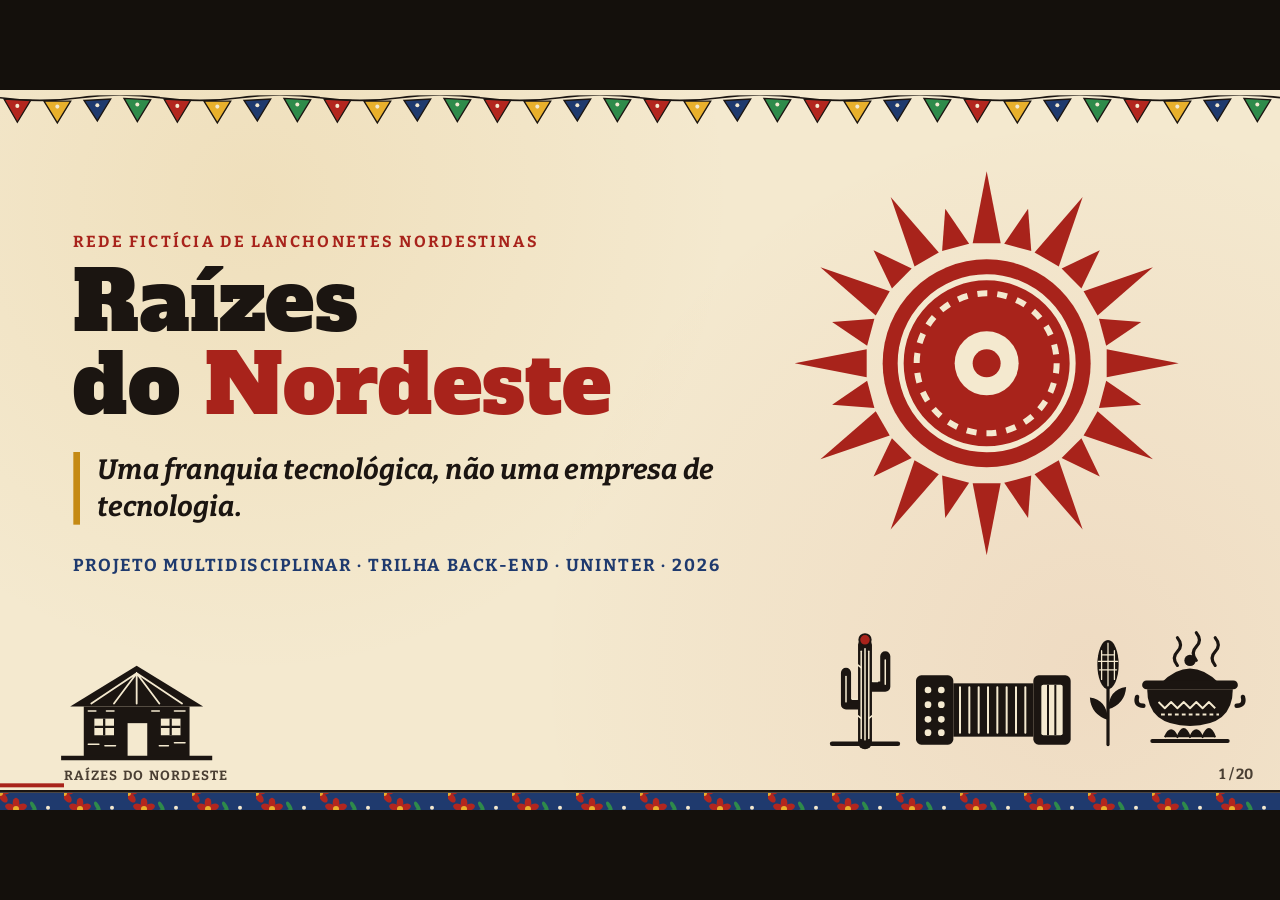
<file: docs/apresentacao/index.html>
<!doctype html>
<html lang="pt-BR">
<head>
<meta charset="utf-8">
<meta name="viewport" content="width=device-width, initial-scale=1">
<title>Raízes do Nordeste: apresentação final</title>
<link rel="preconnect" href="https://fonts.googleapis.com">
<link rel="preconnect" href="https://fonts.gstatic.com" crossorigin>
<link href="https://fonts.googleapis.com/css2?family=Alfa+Slab+One&family=Bitter:ital,wght@0,400;0,700;0,800;1,400;1,700&family=JetBrains+Mono:wght@500&display=swap" rel="stylesheet">
<link rel="stylesheet" href="style.css">
</head>
<body>

<!-- Ornamentos de xilogravura (traço chapado, estilo talho), reutilizados por <use> -->
<svg width="0" height="0" style="position:absolute" aria-hidden="true">
  <defs>
    <symbol id="sol" viewBox="-100 -100 200 200">
      <g id="sol-raios" fill="currentColor"></g>
      <circle r="52" fill="currentColor"/>
      <circle r="43" fill="none" stroke="var(--paper)" stroke-width="3"/>
      <circle r="35" fill="none" stroke="var(--paper)" stroke-width="3" stroke-dasharray="5 5"/>
      <circle r="16" fill="var(--paper)"/>
      <circle r="7" fill="currentColor"/>
    </symbol>
    <symbol id="estrela" viewBox="-50 -50 100 100">
      <rect x="-30" y="-30" width="60" height="60" fill="currentColor"/>
      <rect x="-30" y="-30" width="60" height="60" fill="currentColor" transform="rotate(45)"/>
      <polygon points="0,-46 7,-7 46,0 7,7 0,46 -7,7 -46,0 -7,-7" fill="none" stroke="var(--paper)" stroke-width="2.5"/>
      <circle r="9" fill="var(--paper)"/><circle r="4" fill="currentColor"/>
    </symbol>
    <symbol id="mandacaru" viewBox="0 0 120 200">
      <g fill="none" stroke="currentColor" stroke-linecap="round" stroke-linejoin="round">
        <path d="M60 188 V34" stroke-width="22"/>
        <path d="M60 128 H30 V78" stroke-width="16"/>
        <path d="M60 100 H92 V52" stroke-width="16"/>
      </g>
      <g fill="none" stroke="var(--paper)" stroke-width="2.4" stroke-linecap="round">
        <path d="M60 40 V184"/><path d="M54 44 V182"/><path d="M66 44 V182"/>
        <path d="M30 84 V124"/><path d="M92 58 V96"/>
        <path d="M40 120 h8 M72 92 h8 M54 70 l-5 -4 M66 150 l5 -4 M54 150 l-5 -4"/>
      </g>
      <circle cx="60" cy="26" r="9" fill="var(--urucum)" stroke="currentColor" stroke-width="3"/>
      <path d="M8 190 H112" stroke="currentColor" stroke-width="7" stroke-linecap="round"/>
    </symbol>
    <symbol id="casinha" viewBox="0 0 200 150">
      <polygon points="12,66 100,12 188,66" fill="currentColor"/>
      <g stroke="var(--paper)" stroke-width="2.4" fill="none" stroke-linecap="round">
        <path d="M100 22 L40 62 M100 22 L70 62 M100 22 L100 62 M100 22 L130 62 M100 22 L160 62"/>
      </g>
      <rect x="30" y="66" width="140" height="66" fill="currentColor"/>
      <rect x="88" y="88" width="26" height="44" fill="var(--paper)"/>
      <rect x="44" y="82" width="26" height="22" fill="var(--paper)"/><path d="M57 82 V104 M44 93 H70" stroke="currentColor" stroke-width="3"/>
      <rect x="132" y="82" width="26" height="22" fill="var(--paper)"/><path d="M145 82 V104 M132 93 H158" stroke="currentColor" stroke-width="3"/>
      <g stroke="var(--paper)" stroke-width="2" stroke-linecap="round"><path d="M36 72 h10 M60 72 h10 M120 72 h10 M150 72 h14 M36 116 h14 M58 118 h14 M130 118 h12 M150 114 h14"/></g>
      <path d="M0 134 H200" stroke="currentColor" stroke-width="6"/>
    </symbol>
    <symbol id="sanfona" viewBox="0 0 240 120">
      <rect x="4" y="8" width="56" height="104" rx="8" fill="currentColor"/>
      <rect x="180" y="8" width="56" height="104" rx="8" fill="currentColor"/>
      <rect x="60" y="20" width="120" height="80" fill="currentColor"/>
      <g stroke="var(--paper)" stroke-width="3" stroke-linecap="round">
        <path d="M70 26 V94 M84 26 V94 M98 26 V94 M112 26 V94 M126 26 V94 M140 26 V94 M154 26 V94 M168 26 V94"/>
      </g>
      <g fill="var(--paper)">
        <circle cx="22" cy="30" r="5"/><circle cx="42" cy="30" r="5"/><circle cx="22" cy="52" r="5"/><circle cx="42" cy="52" r="5"/><circle cx="22" cy="74" r="5"/><circle cx="42" cy="74" r="5"/><circle cx="22" cy="94" r="5"/><circle cx="42" cy="94" r="5"/>
        <rect x="192" y="22" width="32" height="76" rx="3"/>
      </g>
      <g stroke="currentColor" stroke-width="3"><path d="M202 22 V98 M213 22 V98"/></g>
    </symbol>
    <symbol id="panela" viewBox="0 0 180 170">
      <g fill="none" stroke="currentColor" stroke-width="5" stroke-linecap="round">
        <path d="M70 34 q-10 -12 0 -22 q10 -10 0 -22" transform="translate(0 12)"/>
        <path d="M100 34 q-10 -12 0 -22 q10 -10 0 -22" transform="translate(0 4)"/>
        <path d="M130 34 q-10 -12 0 -22 q10 -10 0 -22" transform="translate(0 12)"/>
      </g>
      <path d="M44 74 Q90 28 136 74 Z" fill="currentColor"/><circle cx="90" cy="38" r="9" fill="currentColor"/>
      <rect x="14" y="70" width="152" height="14" rx="7" fill="currentColor"/>
      <path d="M22 84 Q22 142 90 142 Q158 142 158 84 Z" fill="currentColor"/>
      <path d="M6 96 q-4 14 10 14 M174 96 q4 14 -10 14" fill="none" stroke="currentColor" stroke-width="7" stroke-linecap="round"/>
      <path d="M40 104 l10 10 l10 -10 l10 10 l10 -10 l10 10 l10 -10 l10 10 l10 -10 l10 10" fill="none" stroke="var(--paper)" stroke-width="3" stroke-linejoin="round"/>
      <path d="M44 124 h92" stroke="var(--paper)" stroke-width="3" stroke-dasharray="6 5"/>
      <path d="M50 160 q10 -22 20 0 q10 -26 20 0 q10 -22 20 0 q10 -26 20 0" fill="currentColor" stroke="currentColor" stroke-width="3" stroke-linejoin="round"/>
      <path d="M30 166 H150" stroke="currentColor" stroke-width="6" stroke-linecap="round"/>
    </symbol>
    <symbol id="espiga" viewBox="0 0 80 200">
      <path d="M40 196 V70" stroke="currentColor" stroke-width="6" stroke-linecap="round" fill="none"/>
      <path d="M40 150 Q8 140 6 108 Q38 112 40 150 Z M40 130 Q72 120 74 88 Q42 92 40 130 Z" fill="currentColor"/>
      <ellipse cx="40" cy="46" rx="20" ry="46" fill="currentColor"/>
      <g stroke="var(--paper)" stroke-width="2.4" stroke-linecap="round"><path d="M40 6 V86 M28 20 V74 M52 20 V74 M22 40 h36 M24 56 h32 M28 28 h24"/></g>
    </symbol>
  </defs>
</svg>

<div id="palco">

<!-- ===================== 1. CAPA ===================== -->
<section class="slide capa" id="s1" data-nome="Capa">
  <div class="band"></div>
  <svg class="cena" style="left:1180px;top:110px;width:600px;height:600px;color:var(--urucum)"><use href="#sol"/></svg>
  <svg class="cena" style="left:1240px;top:800px;width:115px;height:190px"><use href="#mandacaru"/></svg>
  <div class="titulo">
    <div class="kicker">Rede fictícia de lanchonetes nordestinas</div>
    <h1 style="margin-top:18px">Raízes<br>do <span>Nordeste</span></h1>
    <p class="lema">Uma franquia tecnológica, não uma empresa de tecnologia.</p>
    <p class="sub">Projeto Multidisciplinar · Trilha Back-end · UNINTER · 2026</p>
  </div>
  <!-- cena de rodapé -->
  <svg class="cena" style="left:90px;top:850px;width:230px;height:170px"><use href="#casinha"/></svg>
  <svg class="cena" style="left:1370px;top:870px;width:240px;height:120px"><use href="#sanfona"/></svg>
  <svg class="cena" style="left:1700px;top:810px;width:170px;height:180px"><use href="#panela"/></svg>
  <svg class="cena" style="left:1630px;top:820px;width:64px;height:170px"><use href="#espiga"/></svg>
  <aside class="notes"><p>Boa tarde. Esta é a apresentação final do meu trabalho: a API back-end da Raízes do Nordeste, uma rede fictícia de lanchonetes nordestinas que quer crescer por franquia.</p><p>O lema resume a minha tese: a rede deve ser uma franquia tecnológica, não uma empresa de tecnologia.</p><p>Vou mostrar o que construí, como construí e, principalmente, como eu ajudaria a rede a decidir o que construir e o que comprar.</p></aside>
</section>

<!-- ===================== 2. CENÁRIO ===================== -->
<section class="slide" id="s2" data-nome="O cenário">
  <header class="cab"><div class="kicker">01 · O problema do negócio</div><h2>De uma operação simples a uma franquia</h2><svg class="orn" style="color:var(--urucum)"><use href="#sol"/></svg></header>
  <div class="corpo">
    <div class="grid g3" style="gap:32px">
      <div class="card" style="padding:28px 32px"><h3>Expansão</h3><p class="sm">Da operação própria para <strong>franquias</strong>. A franqueadora exige padronização, rastreabilidade e transparência.</p></div>
      <div class="card" style="padding:28px 32px"><h3>Unidades diferentes</h3><p class="sm">Cozinha <strong>completa</strong> em umas, formato <strong>reduzido</strong> em outras. Cada unidade tem o seu cardápio e o seu estoque.</p></div>
      <div class="card" style="padding:28px 32px"><h3>Cardápio sazonal</h3><p class="sm">Produtos que só existem em certas épocas, em especial no <strong>São João</strong>, e receitas que variam por região.</p></div>
      <div class="card" style="padding:28px 32px"><h3>LGPD</h3><p class="sm">Fidelidade e campanhas exigem <strong>consentimento explícito</strong>, anonimização quando cabe e auditoria de acessos.</p></div>
      <div class="card" style="padding:28px 32px"><h3>Horário de pico</h3><p class="sm">Muitos pedidos ao mesmo tempo, disputando o <strong>último item</strong> em estoque.</p></div>
      <div class="card" style="padding:28px 32px"><h3>Pagamento externo</h3><p class="sm">O gateway é de terceiros: pode <strong>recusar</strong>, atrasar ou não responder. O pedido não pode ficar inconsistente.</p></div>
    </div>
    <div style="margin-top:62px;display:flex;align-items:center;gap:24px">
      <span style="font:400 38px var(--titulo)">5 canais de pedido</span>
      <span class="tag u" style="font-size:26px">APP</span><span class="tag a" style="font-size:26px">TOTEM</span><span class="tag v" style="font-size:26px">BALCAO</span><span class="tag o" style="font-size:26px">PICKUP</span><span class="tag" style="font-size:26px">WEB</span>
      <span class="sm" style="margin-left:auto;max-width:520px;line-height:1.25">O canal é um dado de domínio do pedido, não um detalhe de tela.</span>
    </div>
  </div>
  <aside class="notes"><p>O estudo de caso descreve uma rede que sai de uma operação simples e vira franquia. Isso muda tudo: cada unidade pode ter cozinha completa ou reduzida, cardápio próprio e estoque próprio.</p><p>Há cinco canais de pedido, cardápio sazonal no período junino, LGPD para a fidelidade e picos de movimento.</p><p>E o pagamento é externo, então a API precisa saber lidar com recusa e com demora do gateway.</p></aside>
</section>

<!-- ===================== 3. TESE ===================== -->
<section class="slide" id="s3" data-nome="A tese">
  <header class="cab"><div class="kicker">02 · A tese</div><h2>Processos antes de ferramentas</h2><svg class="orn" style="color:var(--anil)"><use href="#estrela"/></svg></header>
  <div class="corpo dist">
    <p style="font:italic 700 42px/1.3 var(--corpo)">Comprar o que é commodity, integrar o que é crítico, construir só o que diferencia.</p>
    <div class="grid g3" style="gap:30px">
      <div class="card urucum-bg"><h3>Comprar</h3><p class="sm"><strong>Commodity:</strong> o que todo restaurante precisa de forma parecida. Não há vantagem em reinventar. Quem vende já ganhou escala.</p></div>
      <div class="card anil-bg"><h3>Integrar</h3><p class="sm"><strong>Crítico:</strong> toca dinheiro, estoque e cliente. Exige contrato, API aberta e saída garantida para não perder os próprios dados.</p></div>
      <div class="card verde-bg"><h3>Construir</h3><p class="sm"><strong>Diferencial:</strong> o que só a Raízes faz, como a visão analítica dos próprios dados. Só aí o custo sob medida se paga.</p></div>
    </div>
    <div class="citacao" style="margin-top:44px">“O sucesso da Raízes do Nordeste depende mais da maturidade dos seus processos e da sua operação do que da tecnologia que estará por trás, sustentando tudo.”<small>Do autor, Conclusão do documento</small></div>
  </div>
  <aside class="notes"><p>Esta é a ideia central. Construir software sob medida costuma não compensar para uma empresa que está crescendo.</p><p>O que o mercado faz é comprar o que é commodity, integrar o que é crítico e construir apenas o que diferencia o negócio.</p><p>Por isso, na conclusão do trabalho eu escrevi que o sucesso da rede depende mais dos processos do que da tecnologia.</p></aside>
</section>

<!-- ===================== 4. ROTEIRO x ENTREGUE ===================== -->
<section class="slide" id="s4" data-nome="Roteiro × entregue">
  <header class="cab"><div class="kicker">03 · O que foi construído</div><h2>O que o roteiro pede × o que foi entregue</h2><svg class="orn" style="color:var(--verde)"><use href="#mandacaru"/></svg></header>
  <div class="corpo">
    <div class="row" style="gap:40px">
      <div class="card" style="flex:1.25">
        <h3>Fatia vertical: o fluxo A, de ponta a ponta</h3>
        <ul class="lista ok" style="columns:2;column-gap:34px;font-size:31px;line-height:1.35">
          <li>Login com <strong>JWT</strong></li>
          <li>Pedido com <code>canalPedido</code></li>
          <li>Estoque insuficiente: <strong>409</strong></li>
          <li>Pagamento com gateway <strong>mock</strong></li>
          <li>Atualização de <strong>status</strong></li>
          <li><strong>Auditoria</strong> das operações</li>
          <li><strong>Consentimento</strong> LGPD</li>
          <li><strong>Outbox</strong> de eventos</li>
          <li>Coleção <strong>Postman</strong></li>
          <li>Erro padrão em JSON</li>
        </ul>
      </div>
      <div class="card ink-bg" style="flex:1">
        <h3 style="color:var(--ocre)">Decisão D-057</h3>
        <p style="font-size:36px;line-height:1.3"><strong>Modelagem completa, implementação mínima.</strong></p>
        <p class="sm" style="margin-top:14px">O esforço foi para decidir e documentar bem. O código cobre o fluxo crítico e deixa o resto modelado.</p>
      </div>
    </div>
    <div class="grid g3" style="margin-top:44px;gap:32px">
      <div class="card centro" style="padding:30px"><div class="big urucum">9</div><p class="sm">processos de negócio modelados no DW</p></div>
      <div class="card centro" style="padding:30px"><div class="big anil">2</div><p class="sm">fatos já implementados: pedidos e tentativas de pagamento</p></div>
      <div class="card centro" style="padding:30px"><div class="big verde">11</div><p class="sm">endpoints sob <code>/api/v1</code> e health checks</p></div>
    </div>
  </div>
  <aside class="notes"><p>O roteiro pede uma API funcional. Eu escolhi uma fatia vertical: o fluxo A, do login até o pedido pago, passando por estoque, status, auditoria, consentimento e outbox.</p><p>Tudo isso tem coleção Postman.</p><p>A decisão D-057 foi modelar por completo, mas implementar o mínimo: das nove tabelas fato do DW, duas estão no ar. As outras sete estão modeladas e documentadas.</p></aside>
</section>

<!-- ===================== 5. ARQUITETURA ===================== -->
<section class="slide" id="s5" data-nome="Arquitetura">
  <header class="cab"><div class="kicker">03 · O que foi construído</div><h2>Arquitetura em camadas, portas e adaptadores</h2><svg class="orn" style="color:var(--ink)"><use href="#casinha"/></svg></header>
  <div class="corpo">
    <svg viewBox="0 0 1728 790" width="1728" height="790" role="img" aria-label="Camadas: API, aplicação, domínio e infraestrutura">
      <defs><marker id="seta" viewBox="0 0 10 10" refX="8" refY="5" markerWidth="8" markerHeight="8" orient="auto-start-reverse"><path d="M0 0 L10 5 L0 10 Z" fill="#1b1511"/></marker></defs>
      <!-- API -->
      <rect x="20" y="20" width="800" height="150" fill="#1f3a6e" stroke="#1b1511" stroke-width="4"/>
      <text x="48" y="68" class="t-lg t-w" font-size="34">API</text>
      <text x="48" y="108" class="t-md t-w">Routers, schemas, dependências</text>
      <text x="48" y="142" class="t-md t-w">Tradução de erros para o formato padrão</text>
      <!-- Aplicação -->
      <rect x="20" y="255" width="800" height="190" fill="#2b6637" stroke="#1b1511" stroke-width="4"/>
      <text x="48" y="303" class="t-lg t-w" font-size="34">Aplicação</text>
      <text x="48" y="343" class="t-md t-w">Casos de uso: criar pedido, pagar, mudar status</text>
      <text x="48" y="381" class="t-md t-w">Portas (Protocols): repositórios, gateway</text>
      <circle cx="820" cy="320" r="17" fill="#f4e9cf" stroke="#1b1511" stroke-width="4"/>
      <circle cx="820" cy="385" r="17" fill="#f4e9cf" stroke="#1b1511" stroke-width="4"/>
      <!-- Domínio -->
      <rect x="20" y="530" width="800" height="190" fill="#a8231b" stroke="#1b1511" stroke-width="4"/>
      <text x="48" y="578" class="t-lg t-w" font-size="34">Domínio</text>
      <text x="48" y="618" class="t-md t-w">Entidades e regras de negócio</text>
      <text x="48" y="656" class="t-md t-w">Sem nenhum framework: Python puro</text>
      <!-- setas verticais -->
      <path d="M420 172 V252" stroke="#1b1511" stroke-width="5" marker-end="url(#seta)"/>
      <path d="M420 447 V527" stroke="#1b1511" stroke-width="5" marker-end="url(#seta)"/>
      <text x="440" y="218" class="t-sm">depende de</text>
      <text x="440" y="494" class="t-sm">depende de</text>
      <!-- Infra -->
      <rect x="1000" y="255" width="708" height="300" fill="#c58a14" stroke="#1b1511" stroke-width="4"/>
      <text x="1028" y="303" class="t-lg" font-size="34">Infraestrutura</text>
      <text x="1028" y="347" class="t-md">Repositórios PostgreSQL (SQLAlchemy)</text>
      <text x="1028" y="385" class="t-md">Gateway de pagamento (mock)</text>
      <text x="1028" y="423" class="t-md">Outbox, configuração, logs</text>
      <text x="1028" y="480" class="t-md" font-weight="800">Implementa as portas</text>
      <text x="1028" y="515" class="t-md" font-weight="800">definidas na Aplicação</text>
      <path d="M998 352 H846" stroke="#1b1511" stroke-width="5" marker-end="url(#seta)" stroke-dasharray="10 6"/>
      <text x="852" y="326" class="t-sm" font-weight="700">implementa</text>
      <!-- externos -->
      <path d="M1100 600 v80 q0 22 80 22 q80 0 80 -22 v-80 q0 -22 -80 -22 q-80 0 -80 22z" fill="#f4e9cf" stroke="#1b1511" stroke-width="4"/>
      <text x="1180" y="652" class="t-md" text-anchor="middle" font-weight="800">PostgreSQL</text>
      <rect x="1400" y="590" width="240" height="100" fill="#f4e9cf" stroke="#1b1511" stroke-width="4"/>
      <text x="1520" y="632" class="t-md" text-anchor="middle" font-weight="800">Gateway</text>
      <text x="1520" y="662" class="t-sm" text-anchor="middle">pagamento (mock)</text>
      <path d="M1180 558 V576 M1520 558 V588" stroke="#1b1511" stroke-width="5" marker-end="url(#seta)"/>
      <!-- regra automática -->
      <rect x="1000" y="20" width="708" height="170" fill="#fbf5e4" stroke="#1b1511" stroke-width="4"/>
      <text x="1028" y="64" class="t-md" font-weight="800">A regra de dependência é testada</text>
      <text x="1028" y="102" class="t-sm">O domínio não importa framework nenhum.</text>
      <text x="1028" y="136" class="t-sm">Um teste de arquitetura lê os imports e</text>
      <text x="1028" y="168" class="t-sm">falha a CI se alguém quebrar a regra.</text>
      <text x="48" y="768" class="t-sm" font-style="italic">Dependências apontam para dentro: a infraestrutura depende do domínio, nunca o contrário.</text>
    </svg>
  </div>
  <aside class="notes"><p>A arquitetura é em quatro camadas, decisão minha. API traduz HTTP. Aplicação tem os casos de uso e define portas, que são interfaces. Domínio tem as regras, sem framework.</p><p>A infraestrutura implementa as portas: banco, gateway e outbox. Assim dá para trocar o mock por um gateway real sem mexer na regra.</p><p>E essa regra de dependência não é só desenho: um teste de arquitetura confere os imports.</p></aside>
</section>

<!-- ===================== 6. FLUXO CRÍTICO ===================== -->
<section class="slide" id="s6" data-nome="Fluxo crítico">
  <header class="cab"><div class="kicker">03 · O que foi construído</div><h2>O fluxo crítico: pedido, pagamento, status</h2><svg class="orn" style="color:var(--urucum)"><use href="#panela"/></svg></header>
  <div class="corpo">
    <svg viewBox="0 0 1728 790" width="1728" height="790" role="img" aria-label="Diagrama de sequência simplificado do pedido ao pagamento">
      <defs><marker id="seta2" viewBox="0 0 10 10" refX="8" refY="5" markerWidth="8" markerHeight="8" orient="auto-start-reverse"><path d="M0 0 L10 5 L0 10 Z" fill="#1b1511"/></marker></defs>
      <!-- atores -->
      <g font-weight="800" class="t-md">
        <rect x="70" y="0" width="200" height="54" fill="#f4e9cf" stroke="#1b1511" stroke-width="4"/><text x="170" y="36" text-anchor="middle" class="t-md" font-weight="800">Cliente</text>
        <rect x="500" y="0" width="200" height="54" fill="#1f3a6e" stroke="#1b1511" stroke-width="4"/><text x="600" y="36" text-anchor="middle" class="t-md t-w" font-weight="800">API</text>
        <rect x="930" y="0" width="200" height="54" fill="#2b6637" stroke="#1b1511" stroke-width="4"/><text x="1030" y="36" text-anchor="middle" class="t-md t-w" font-weight="800">PostgreSQL</text>
        <rect x="1330" y="0" width="300" height="54" fill="#c58a14" stroke="#1b1511" stroke-width="4"/><text x="1480" y="36" text-anchor="middle" class="t-md" font-weight="800">Gateway de pagamento</text>
      </g>
      <g stroke="#1b1511" stroke-width="3" stroke-dasharray="3 9"><path d="M170 56 V790"/><path d="M600 56 V790"/><path d="M1030 56 V790"/><path d="M1480 56 V790"/></g>
      <!-- mensagens -->
      <g stroke="#1b1511" stroke-width="4" fill="none">
        <path d="M172 112 H596" marker-end="url(#seta2)"/>
        <path d="M602 182 H1026" marker-end="url(#seta2)"/>
        <path d="M602 322 H1026" marker-end="url(#seta2)"/>
        <path d="M596 372 H174" stroke-dasharray="12 7" marker-end="url(#seta2)"/>
        <path d="M172 452 H596" marker-end="url(#seta2)"/>
        <path d="M602 522 H1476" marker-end="url(#seta2)"/>
        <path d="M1476 592 H606" stroke-dasharray="12 7" marker-end="url(#seta2)"/>
        <path d="M602 672 H1026" marker-end="url(#seta2)"/>
        <path d="M596 742 H174" stroke-dasharray="12 7" marker-end="url(#seta2)"/>
      </g>
      <g class="t-sm halo">
        <text x="184" y="100" font-weight="700">1. POST /pedidos (canalPedido, itens)</text>
        <text x="614" y="170" font-weight="700">2. bloqueia e reserva o estoque</text>
        <text x="614" y="310" font-weight="700">3. grava pedido e outbox (commit)</text>
        <text x="214" y="360" font-weight="700">201 AGUARDANDO_PAGAMENTO</text>
        <text x="184" y="440" font-weight="700">4. POST /pedidos/{id}/pagamentos</text>
        <text x="614" y="510" font-weight="700">5. cobra no gateway, fora da transação</text>
        <text x="880" y="580" font-weight="700">aprovado ou recusado</text>
        <text x="614" y="660" font-weight="700">6. PAGO + tentativa + outbox</text>
        <text x="214" y="730" font-weight="700">201 com o resultado</text>
      </g>
      <!-- notas -->
      <rect x="1060" y="130" width="640" height="100" fill="#a8231b" stroke="#1b1511" stroke-width="3"/>
      <text x="1080" y="168" class="t-sm t-w" font-weight="800">Estoque insuficiente: 409</text>
      <text x="1080" y="204" class="t-sm t-w">Nada é gravado e nenhum pedido nasce.</text>
      <rect x="1060" y="252" width="440" height="0" fill="none"/>
      <rect x="1060" y="402" width="640" height="68" fill="#fbf5e4" stroke="#1b1511" stroke-width="3"/>
      <text x="1080" y="444" class="t-sm" font-weight="700">Timeout de 3 s por chamada</text>
      <rect x="1060" y="618" width="640" height="100" fill="#fbf5e4" stroke="#1b1511" stroke-width="3"/>
      <text x="1080" y="656" class="t-sm" font-weight="800">Sem resposta: 2 novas tentativas</text>
      <text x="1080" y="694" class="t-sm">e depois 504; o pedido segue pagável.</text>
    </svg>
  </div>
  <aside class="notes"><p>Este é o fluxo crítico. O cliente cria o pedido. Na mesma transação, a API trava a linha do estoque e reserva a quantidade. Se faltar item, devolve 409 e nada é gravado.</p><p>Depois vem o pagamento. A chamada ao gateway fica fora da transação do banco, para não segurar o banco esperando um terceiro.</p><p>O timeout é de três segundos, com até duas novas tentativas. Se ainda assim não responder, a API devolve 504 e o pedido continua aguardando pagamento.</p></aside>
</section>

<!-- ===================== 7. REGRAS ===================== -->
<section class="slide" id="s7" data-nome="Regras">
  <header class="cab"><div class="kicker">03 · O que foi construído</div><h2>Regras que importam</h2><svg class="orn" style="color:var(--anil)"><use href="#estrela"/></svg></header>
  <div class="corpo">
    <svg viewBox="0 0 1728 200" width="1728" height="200" role="img" aria-label="Máquina de estados do pedido">
      <defs><marker id="seta3" viewBox="0 0 10 10" refX="8" refY="5" markerWidth="8" markerHeight="8" orient="auto-start-reverse"><path d="M0 0 L10 5 L0 10 Z" fill="#1b1511"/></marker></defs>
      <g stroke="#1b1511" stroke-width="3.5" font-family="monospace">
        <rect x="0" y="10" width="360" height="62" fill="#c58a14"/>
        <rect x="430" y="10" width="140" height="62" fill="#2b6637"/>
        <rect x="640" y="10" width="220" height="62" fill="#f4e9cf"/>
        <rect x="930" y="10" width="150" height="62" fill="#f4e9cf"/>
        <rect x="1150" y="10" width="170" height="62" fill="#1b1511"/>
        <rect x="190" y="130" width="230" height="62" fill="#a8231b"/>
      </g>
      <g class="t-mono" text-anchor="middle" font-weight="700">
        <text x="180" y="50" style="font-size:22px">AGUARDANDO_PAGAMENTO</text>
        <text x="500" y="50" style="font-size:22px;fill:#fff">PAGO</text>
        <text x="750" y="50" style="font-size:22px">EM_PREPARO</text>
        <text x="1005" y="50" style="font-size:22px">PRONTO</text>
        <text x="1235" y="50" style="font-size:22px;fill:#f4e9cf">ENTREGUE</text>
        <text x="305" y="170" style="font-size:22px;fill:#fff">CANCELADO</text>
      </g>
      <g stroke="#1b1511" stroke-width="4" fill="none">
        <path d="M362 41 H426" marker-end="url(#seta3)"/><path d="M572 41 H636" marker-end="url(#seta3)"/>
        <path d="M862 41 H926" marker-end="url(#seta3)"/><path d="M1082 41 H1146" marker-end="url(#seta3)"/>
        <path d="M180 74 V161 H186" marker-end="url(#seta3)"/><path d="M500 74 V161 H424" marker-end="url(#seta3)"/>
      </g>
      <g class="t-sm"><text x="1350" y="38" font-weight="700">Qualquer outra</text><text x="1350" y="68" font-weight="700">transição: 409</text>
      <text x="524" y="130" font-weight="700">cancelar após pagar gera estorno</text></g>
    </svg>
    <div class="row" style="margin-top:24px;gap:36px">
      <div class="col" style="flex:0 0 640px">
        <div class="card" style="padding:18px 24px">
          <h3 style="font-size:28px">RN-14: perfil × canal</h3>
          <table style="font-size:23px">
            <tr><th>Perfil</th><th>Pode criar pedido em</th></tr>
            <tr><td>CLIENTE</td><td>APP, WEB, PICKUP</td></tr>
            <tr><td>ATENDENTE</td><td>BALCAO, TOTEM</td></tr>
            <tr><td>GERENTE</td><td>BALCAO, TOTEM</td></tr>
          </table>
          <p class="xs" style="margin-top:10px">Combinação inválida: 422, com o campo <code>canalPedido</code> nos detalhes.</p>
        </div>
        <div class="card" style="padding:18px 24px"><p class="sm"><strong>Erro padrão único</strong> (ADR-0011): <code>error</code> estável para o cliente tratar por programa, <code>message</code> legível, <code>requestId</code> para rastrear.</p></div>
      </div>
      <pre style="flex:1;font-size:21px;line-height:1.42">HTTP 409  ·  POST /api/v1/pedidos
{
  <span class="k">"error"</span>: <span class="s">"ESTOQUE_INSUFICIENTE"</span>,
  <span class="k">"message"</span>: <span class="s">"Não há quantidade suficiente
              para um ou mais itens."</span>,
  <span class="k">"details"</span>: [{
    <span class="k">"field"</span>: <span class="s">"produtoId"</span>,
    <span class="k">"issue"</span>: <span class="s">"produto 00000000-…0304: disponível 2"</span>
  }],
  <span class="k">"timestamp"</span>: <span class="s">"2026-11-22T18:38:46Z"</span>,
  <span class="k">"path"</span>: <span class="s">"/api/v1/pedidos"</span>,
  <span class="k">"requestId"</span>: <span class="s">"6ac2d4444ea34045b978278160272f79"</span>
}</pre>
    </div>
  </div>
  <aside class="notes"><p>Três regras que valem destacar. A primeira é a máquina de estados: o pedido nasce aguardando pagamento e só avança por caminhos válidos. Qualquer outra transição devolve 409.</p><p>A segunda é a RN-14: o perfil define em quais canais se pode criar pedido. O cliente usa app, web e pick-up; o atendente usa balcão e totem.</p><p>A terceira é o erro padrão: toda falha sai no mesmo JSON. Este exemplo é real: cinco carnes de sol pedidas, duas em estoque.</p></aside>
</section>

<!-- ===================== 8. SEGURANÇA E LGPD ===================== -->
<section class="slide" id="s8" data-nome="Segurança e LGPD">
  <header class="cab"><div class="kicker">03 · O que foi construído</div><h2>Segurança e LGPD desde o desenho</h2><svg class="orn" style="color:var(--verde)"><use href="#mandacaru"/></svg></header>
  <div class="corpo dist dist2">
    <div class="grid g3" style="gap:30px">
      <div class="card"><h3>Senhas</h3><p class="sm">Guardadas com <strong>Argon2id</strong>, nunca em texto. Dados de demonstração são todos fictícios.</p></div>
      <div class="card"><h3>Acesso</h3><p class="sm"><strong>JWT</strong> com validade de <strong>60 min</strong>. Cada operação confere o perfil e a unidade de quem pede.</p></div>
      <div class="card"><h3>Coleta mínima</h3><p class="sm">Sem CPF e sem telefone. O que não é coletado não vaza.</p></div>
      <div class="card"><h3>Consentimento</h3><p class="sm">Registrado <strong>por finalidade</strong>, com versão do termo e sem apagar o histórico.</p></div>
      <div class="card"><h3>Auditoria</h3><p class="sm">Trilha das operações sensíveis e logs <strong>sem dados pessoais</strong>.</p></div>
      <div class="card"><h3>No DW</h3><p class="sm">Os eventos levam só identificadores, <strong>pseudonimizados por HMAC</strong> na camada analítica.</p></div>
    </div>
    <div class="citacao" style="font-size:34px">Regra de ouro do repositório público: <strong>zero segredos</strong>. Um verificador roda no pre-commit e na CI.<small>ADR-0005</small></div>
  </div>
  <aside class="notes"><p>Segurança e LGPD entraram no desenho, não no fim. Senha com Argon2id, JWT de uma hora e autorização por perfil e por unidade.</p><p>A coleta é mínima: não pedi CPF nem telefone. O consentimento é por finalidade, com histórico.</p><p>A auditoria e os logs não guardam dado pessoal, e, no data warehouse, os identificadores são pseudonimizados com HMAC.</p></aside>
</section>

<!-- ===================== 9. QUALIDADE ===================== -->
<section class="slide" id="s9" data-nome="Qualidade">
  <header class="cab"><div class="kicker">03 · O que foi construído</div><h2>Qualidade e reprodutibilidade</h2><svg class="orn" style="color:var(--ink)"><use href="#sol"/></svg></header>
  <div class="corpo">
    <div class="grid" style="grid-template-columns:repeat(5,1fr);gap:22px">
      <div class="card centro" style="padding:18px 10px"><div class="big m urucum" style="font-size:100px">377</div><p class="sm">testes unitários</p></div>
      <div class="card centro" style="padding:18px 10px"><div class="big m anil" style="font-size:100px">83</div><p class="sm">testes de integração, com PostgreSQL real</p></div>
      <div class="card centro" style="padding:18px 10px"><div class="big m verde" style="font-size:100px">34</div><p class="sm">requisições no Postman, 33 asserções, 0 falhas</p></div>
      <div class="card centro" style="padding:18px 10px"><div class="big m ocre" style="font-size:100px">6</div><p class="sm">jobs na integração contínua</p></div>
      <div class="card centro" style="padding:18px 10px"><div class="big m urucum" style="font-size:78px">&lt;1 min</div><p class="sm">de clone limpo a tudo de pé e testado</p></div>
    </div>
    <div class="row" style="margin-top:44px;gap:44px">
      <pre style="flex:0 0 900px;font-size:27px;line-height:1.6"><span class="k">git</span> clone &lt;repositório&gt;
<span class="k">make</span> setup   <span style="color:#a89c82"># .env local, hook de segredos</span>
<span class="k">make</span> up      <span style="color:#a89c82"># Docker: banco + API + migrações</span>
<span class="k">make</span> seed    <span style="color:#a89c82"># dados fictícios</span>
<span class="k">make</span> test    <span style="color:#a89c82"># unitários + arquitetura</span>
<span class="k">make</span> postman <span style="color:#a89c82"># coleção ponta a ponta</span></pre>
      <div class="col" style="flex:1;gap:18px">
        <p style="font-size:33px"><strong>Quem avalia reproduz.</strong> Seguindo só o README, em uma máquina limpa, o ambiente sobe e passa nos testes em menos de um minuto, sem contar o download das imagens.</p>
        <p class="sm">Versões travadas, Docker como ambiente canônico e CI no GitHub: o que roda aqui roda lá.</p>
      </div>
    </div>
  </div>
  <aside class="notes"><p>Qualidade se prova com número. Trezentos e setenta e sete testes unitários e oitenta e três de integração, contra um PostgreSQL de verdade, incluindo a disputa pelo último item do estoque.</p><p>A coleção Postman tem trinta e quatro requisições e trinta e três asserções, sem falhas. A CI tem seis jobs.</p><p>E fiz o teste do clone limpo: seguindo só o README, tudo sobe e é testado em menos de um minuto.</p></aside>
</section>

<!-- ===================== 10. DADOS COMO ATIVO ===================== -->
<section class="slide" id="s10" data-nome="Dados como ativo">
  <header class="cab"><div class="kicker">04 · A visão analítica</div><h2>Dados como ativo da empresa</h2><svg class="orn" style="color:var(--anil)"><use href="#estrela"/></svg></header>
  <div class="corpo">
    <svg viewBox="0 0 1728 330" width="1728" height="330" role="img" aria-label="Pipeline: PostgreSQL, outbox, bronze, silver, gold">
      <defs><marker id="seta4" viewBox="0 0 10 10" refX="8" refY="5" markerWidth="8" markerHeight="8" orient="auto-start-reverse"><path d="M0 0 L10 5 L0 10 Z" fill="#1b1511"/></marker></defs>
      <g stroke="#1b1511" stroke-width="4">
        <rect x="0" y="40" width="270" height="180" fill="#1f3a6e"/>
        <rect x="340" y="40" width="270" height="180" fill="#fbf5e4"/>
        <rect x="680" y="40" width="270" height="180" fill="#8a5a2b"/>
        <rect x="1020" y="40" width="270" height="180" fill="#b9bec4"/>
        <rect x="1360" y="40" width="368" height="180" fill="#e8b02c"/>
        <g fill="none"><path d="M272 130 H336" marker-end="url(#seta4)"/><path d="M612 130 H676" marker-end="url(#seta4)"/><path d="M952 130 H1016" marker-end="url(#seta4)"/><path d="M1292 130 H1356" marker-end="url(#seta4)"/></g>
      </g>
      <g text-anchor="middle">
        <text x="135" y="100" class="t-lg t-w">PostgreSQL</text><text x="135" y="140" class="t-md t-w">OLTP: a API</text><text x="135" y="176" class="t-sm t-w">pedidos, estoque</text>
        <text x="475" y="100" class="t-lg">Outbox</text><text x="475" y="140" class="t-md">eventos de domínio</text><text x="475" y="176" class="t-sm">na transação do pedido</text>
        <text x="815" y="100" class="t-lg t-w">Bronze</text><text x="815" y="140" class="t-md t-w">Parquet cru</text><text x="815" y="176" class="t-sm t-w">particionado, imutável</text>
        <text x="1155" y="100" class="t-lg">Silver</text><text x="1155" y="140" class="t-md">limpo e tipado</text><text x="1155" y="176" class="t-sm">pseudonimizado</text>
        <text x="1544" y="100" class="t-lg">Gold</text><text x="1544" y="140" class="t-md">estrela Kimball</text><text x="1544" y="172" class="t-sm">fct_pedido</text><text x="1544" y="202" class="t-sm">fct_tentativa_pagamento</text>
      </g>
      <text x="680" y="270" class="t-md" font-weight="800">DuckDB + dbt</text>
      <text x="680" y="308" class="t-sm">transformam bronze → silver → gold, com 113 testes de dados</text>
      <path d="M680 236 H1728" stroke="#1b1511" stroke-width="3" stroke-dasharray="4 8"/>
    </svg>
    <div class="grid g3" style="margin-top:40px;gap:32px">
      <div class="card"><h3 style="font-size:34px">OLTP</h3><p class="sm">Muitas escritas pequenas, consistência imediata. É a vida do pedido.</p></div>
      <div class="card"><h3 style="font-size:34px">OLAP</h3><p class="sm">Leituras grandes sobre histórico. Analisar não pode atrasar o pedido.</p></div>
      <div class="card"><h3 style="font-size:34px">Rumo ao Lakehouse</h3><p class="sm">Parquet já é o formato aberto: object storage e Iceberg entram sem refazer o modelo.</p></div>
    </div>
    <pre style="margin-top:34px;font-size:25px;padding:14px 26px;line-height:1.5"><span class="k">make</span> dw-ingest  <span style="color:#a89c82"># outbox → bronze (Parquet)</span>
<span class="k">make</span> dw-build   <span style="color:#a89c82"># dbt: silver e gold, com testes</span></pre>
  </div>
  <aside class="notes"><p>Aqui está o diferencial, e vem da minha área, que é dados. A API grava eventos numa tabela outbox, na mesma transação do pedido, então nenhum evento se perde.</p><p>Esses eventos viram arquivos Parquet na camada bronze, são limpos na silver e viram a estrela de Kimball na gold, com DuckDB e dbt. São cento e treze testes de dados.</p><p>Separar o transacional do analítico protege o pedido e prepara o caminho para um Lakehouse.</p></aside>
</section>

<!-- ===================== 11. MODELAGEM DIMENSIONAL ===================== -->
<section class="slide" id="s11" data-nome="Modelagem dimensional">
  <header class="cab"><div class="kicker">04 · A visão analítica</div><h2>Modelagem dimensional: a matriz de barramento</h2><svg class="orn" style="color:var(--urucum)"><use href="#espiga"/></svg></header>
  <div class="corpo" style="font-size:24px">
    <table id="matriz" style="font-size:23px">
      <thead><tr><th>Processo (fato)</th><th class="c">Tempo</th><th class="c">Hora</th><th class="c">Unid.</th><th class="c">Prod.</th><th class="c">Canal</th><th class="c">Cliente</th><th class="c">Pgto</th><th class="c">Camp.</th><th class="c">Colab.</th><th class="c">Status</th><th class="c">Motivo</th><th class="c">Final.</th><th class="c">Situação</th></tr></thead>
      <tbody id="matriz-corpo"></tbody>
    </table>
    <p class="xs" style="margin-top:10px">● dimensão presente · RP: Tempo com vários papéis de data (role-playing)</p>
    <div class="row" style="margin-top:20px;gap:30px">
      <div class="card" style="flex:1;padding:16px 24px"><p class="sm"><strong>Dimensões conformadas:</strong> mesmas chaves em todos os fatos. É o que permite cruzar vendas × estoque × fidelidade.</p></div>
      <div class="card" style="flex:1;padding:16px 24px"><p class="sm"><strong>Implementado:</strong> <code>fct_pedido</code> e <code>fct_tentativa_pagamento</code>. Os outros 7 estão modelados e documentados, aguardando os eventos.</p></div>
    </div>
  </div>
  <aside class="notes"><p>A modelagem dimensional é autoria minha. Segui os quatro passos de Kimball: processo, grão, dimensões e medidas.</p><p>A matriz de barramento cruza nove processos com as dimensões. Dimensão conformada é a que tem a mesma chave em todos os fatos, e é isso que deixa cruzar vendas com estoque e fidelidade.</p><p>Hoje dois fatos estão implementados: pedidos e tentativas de pagamento. Os outros sete dependem de eventos que a API mínima não emite.</p></aside>
</section>

<!-- ===================== 12. PAINEL ===================== -->
<section class="slide" id="s12" data-nome="Painel">
  <header class="cab"><div class="kicker">04 · A visão analítica</div><h2>O que a rede enxerga: o painel</h2><svg class="orn" style="color:var(--anil)"><use href="#sol"/></svg></header>
  <div class="corpo" id="painel-corpo">
    <div class="row" style="height:100%;gap:36px">
      <div class="placeholder-painel moldura" data-pendente="dashboard" style="flex:1.6">
        <svg style="width:150px;height:150px;color:var(--ink)"><use href="#sol"/></svg>
        <div style="font:400 40px var(--titulo)">Painel (Streamlit)</div>
        <div class="sm">Espaço reservado: captura do painel sobre dados simulados</div>
      </div>
      <div class="col" style="flex:1;justify-content:center">
        <div class="card"><h3 style="font-size:28px">Mesmos fatos, outra pergunta</h3><p class="sm">Vendas por unidade e canal, tentativas de pagamento recusadas, tempo de resposta do gateway.</p></div>
        <div class="card"><h3 style="font-size:28px">Dados simulados</h3><p class="sm">Nenhum dado real: o painel lê a camada gold, gerada a partir de eventos fictícios.</p></div>
      </div>
    </div>
  </div>
  <aside class="notes"><p>Para mostrar o valor dos dados, o painel lê a camada gold sobre dados simulados.</p><p>Aqui a pergunta muda: em vez de “o pedido foi criado?”, é “quanto vendemos por canal e por unidade?”, ou “quantos pagamentos o gateway recusou?”.</p><p>Todos os dados são fictícios.</p></aside>
</section>

<!-- ===================== 13. IA COMO EQUIPE ===================== -->
<section class="slide" id="s13" data-nome="IA como equipe">
  <header class="cab"><div class="kicker">05 · Como foi feito</div><h2>A IA como equipe, o autor como arquiteto</h2><svg class="orn" style="color:var(--verde)"><use href="#estrela"/></svg></header>
  <div class="corpo" style="font-size:26px;line-height:1.32">
    <div class="grid" style="grid-template-columns:1fr 0.85fr 1fr;gap:30px">
      <div class="card" style="padding:26px 28px">
        <h3 style="font-size:32px">Orquestração por custo</h3>
        <p class="sm"><span class="tag u" style="font-size:20px;padding:5px 12px">Opus</span> especifica e revisa.</p>
        <p class="sm" style="margin-top:10px"><span class="tag a" style="font-size:20px;padding:5px 12px">Sonnet</span> <span class="tag v" style="font-size:20px;padding:5px 12px">Haiku</span> executam o trabalho braçal.</p>
        <p class="sm" style="margin-top:16px">Fluxo: Opus escreve a especificação, Sonnet e Haiku implementam, Opus revisa.</p><p class="xs" style="margin-top:12px;font-size:23px">Motivo: cota limitada do plano Pro. Agente caro decide, agente barato faz.</p>
      </div>
      <div class="card" style="padding:26px 28px">
        <h3 style="font-size:32px">Decisões por origem</h3>
        <div id="grafico-decisoes"></div>
      </div>
      <div class="card" style="padding:26px 28px">
        <h3 style="font-size:32px">Não foi delegado</h3>
        <ul class="lista nao sm" style="font-size:29px;line-height:1.5"><li>A <strong>visão</strong> analítica</li><li>A <strong>modelagem</strong> dimensional</li><li>Os <strong>textos</strong> autorais</li><li>As <strong>decisões</strong></li></ul>
      </div>
    </div>
    <div class="card ink-bg" style="margin-top:40px;padding:22px 30px">
      <p style="font-size:29px"><strong style="color:var(--ocre)">Privacidade:</strong> verificador de segredos, termos privados fora do git e histórico varrido antes de cada push. Toda decisão tem origem registrada em <code style="color:var(--ink)">docs/uso-de-ia/decisoes.md</code>.</p>
    </div>
  </div>
  <aside class="notes"><p>Trabalhei com o Claude Code como equipe. O modelo mais caro, o Opus, especifica e revisa. Sonnet e Haiku fazem o trabalho braçal. Isso foi decisão minha, por causa da cota do plano.</p><p>Toda decisão foi registrada com a origem: humana, conjunta ou da IA. Este gráfico é gerado a partir do próprio registro.</p><p>O que não deleguei: a visão analítica, a modelagem dimensional, os textos autorais e as decisões.</p></aside>
</section>

<!-- ===================== 14. MATRIZ CONSTRUIR x COMPRAR ===================== -->
<section class="slide" id="s14" data-nome="Construir × comprar">
  <header class="cab"><div class="kicker">06 · Construir × comprar × integrar</div><h2>Matriz de decisão por capacidade</h2><svg class="orn" style="color:var(--urucum)"><use href="#panela"/></svg></header>
  <div data-mercado-faixa></div>
  <div class="corpo" data-mercado id="m-matriz"></div>
  <aside class="notes"><p>Agora a parte mais importante da proposta. Para cada capacidade da rede, olho três caminhos: gratuito ou open source, pago de prateleira e sob medida.</p><p>Cada linha mostra a recomendação: comprar, integrar ou construir. Os valores e as fontes estão datados, porque preço muda.</p><p>A maior parte das capacidades é commodity: compra-se.</p></aside>
</section>

<!-- ===================== 15. TCO ===================== -->
<section class="slide" id="s15" data-nome="TCO em 3 anos">
  <header class="cab"><div class="kicker">06 · Construir × comprar × integrar</div><h2>Custo total de propriedade em 3 anos</h2><svg class="orn" style="color:var(--anil)"><use href="#estrela"/></svg></header>
  <div data-mercado-faixa></div>
  <div class="corpo" data-mercado id="m-tco"></div>
  <aside class="notes"><p>O custo não é só a licença. Somando equipe, infraestrutura, manutenção, segurança e conformidade ao longo de três anos, o quadro muda.</p><p>Esta comparação coloca lado a lado o ecossistema de prateleira e a construção própria.</p><p>As premissas estão explícitas: quem discordar de uma premissa pode refazer a conta.</p></aside>
</section>

<!-- ===================== 16. IA E AUTOMAÇÃO ===================== -->
<section class="slide" id="s16" data-nome="IA e automação">
  <header class="cab"><div class="kicker">06 · Construir × comprar × integrar</div><h2>IA e automação aplicadas, com baixo risco</h2><svg class="orn" style="color:var(--verde)"><use href="#mandacaru"/></svg></header>
  <div data-mercado-faixa></div>
  <div class="corpo">
    <div class="grid" style="grid-template-columns:repeat(4,1fr);gap:24px">
      <div class="card" style="padding:24px 24px"><h3 style="font-size:32px">Atendimento</h3><p class="sm">Chatbot no WhatsApp para status do pedido e dúvidas do cardápio.</p><p style="margin-top:12px"><span class="tag v" style="font-size:19px;padding:5px 12px">Risco baixo</span></p></div>
      <div class="card" style="padding:24px 24px"><h3 style="font-size:32px">Previsão</h3><p class="sm">Demanda e compras por unidade, a partir do histórico de pedidos.</p><p style="margin-top:12px"><span class="tag v" style="font-size:19px;padding:5px 12px">Risco baixo</span></p></div>
      <div class="card" style="padding:24px 24px"><h3 style="font-size:32px">Análise de vendas</h3><p class="sm">Perguntas em linguagem natural sobre a camada gold do DW.</p><p style="margin-top:12px"><span class="tag v" style="font-size:19px;padding:5px 12px">Risco baixo</span></p></div>
      <div class="card" style="padding:24px 24px"><h3 style="font-size:32px">Campanhas</h3><p class="sm">Segmentação por frequência de consumo, só com consentimento.</p><p style="margin-top:12px"><span class="tag o" style="font-size:19px;padding:5px 12px">Risco médio</span></p></div>
    </div>
    <div class="row" style="margin-top:44px;gap:34px">
      <div class="card ink-bg" style="flex:1.2;padding:24px 30px"><h3 style="color:var(--ocre);font-size:34px">Cuidado com a LGPD</h3><ul class="lista sm" style="font-size:28px"><li>Finalidade e <strong>consentimento</strong> antes de usar o dado.</li><li>Identificadores <strong>pseudonimizados</strong>; sem dado pessoal em prompts.</li><li>Uma pessoa revisa o que a IA sugere antes de agir.</li></ul></div>
      <div class="card" style="flex:1;padding:24px 30px"><h3 style="font-size:34px">Opções de mercado</h3><ul class="lista sm" id="m-ia-opcoes" style="font-size:28px"></ul></div>
    </div>
  </div>
  <aside class="notes"><p>IA tem lugar na rede, mas começando pelos casos de baixo risco: atendimento, previsão de demanda e de compras, análise de vendas e campanhas.</p><p>Em cada caso, o cuidado com a LGPD vem junto: consentimento, finalidade e dados pseudonimizados.</p><p>A base disso é a visão analítica que mostrei antes.</p></aside>
</section>

<!-- ===================== 17. ROADMAP ===================== -->
<section class="slide" id="s17" data-nome="Roadmap">
  <header class="cab"><div class="kicker">06 · Construir × comprar × integrar</div><h2>Roadmap por fase de crescimento</h2><svg class="orn" style="color:var(--ink)"><use href="#sanfona" /></svg></header>
  <div data-mercado-faixa></div>
  <div class="corpo" data-mercado id="m-roadmap"></div>
  <aside class="notes"><p>O que adotar depende do tamanho da rede. Com cinco unidades, o mais simples possível. Com vinte, integração e dados. Com cinquenta ou mais, começam a aparecer motivos para construir.</p><p>Os sinais de que vale construir algo próprio estão listados: eles dizem quando o diferencial justifica o custo.</p></aside>
</section>

<!-- ===================== 18. RECOMENDAÇÃO ===================== -->
<section class="slide" id="s18" data-nome="Recomendação">
  <header class="cab"><div class="kicker">07 · Recomendação</div><h2>Recomendação e próximos passos</h2><svg class="orn" style="color:var(--urucum)"><use href="#sol"/></svg></header>
  <div class="corpo dist">
    <div class="grid g2" style="gap:36px">
      <div class="card">
        <h3>Recomendação</h3>
        <ul class="lista sm">
          <li><strong>Comprar</strong> o que é commodity.</li>
          <li><strong>Integrar</strong> o que é crítico, exigindo API aberta e saída dos dados.</li>
          <li><strong>Construir</strong> só o que diferencia: a visão analítica.</li>
          <li>Usar esta API como <strong>régua</strong> para avaliar fornecedores.</li>
        </ul>
      </div>
      <div class="card">
        <h3>Próximos passos</h3>
        <ol class="sm" style="padding-left:34px">
          <li style="margin:12px 0">Mapear e padronizar os <strong>processos</strong> das unidades.</li>
          <li style="margin:12px 0">Escolher o ecossistema de prateleira para a fase atual.</li>
          <li style="margin:12px 0">Garantir exportação dos dados desde o primeiro contrato.</li>
          <li style="margin:12px 0">Manter o DW como ativo próprio, evoluindo para Lakehouse.</li>
        </ol>
      </div>
    </div>
    <div class="citacao" style="margin-top:40px">A decisão é da rede. Eu entro como <strong>interlocutor</strong>: traduzo o problema em opções, com custos, riscos e trade-offs.</div>
  </div>
  <aside class="notes"><p>A minha recomendação é simples e honesta: comprar o que é commodity, integrar o que é crítico e construir só a visão analítica.</p><p>Esta API não é uma recomendação de compra. Ela demonstra domínio técnico e serve de régua para avaliar fornecedores.</p><p>Os próximos passos começam pelos processos, não pela ferramenta. E a decisão final é da rede; eu sou o interlocutor.</p></aside>
</section>

<!-- ===================== 19. LIÇÕES ===================== -->
<section class="slide" id="s19" data-nome="Lições aprendidas">
  <header class="cab"><div class="kicker">08 · Lições aprendidas</div><h2>O que eu levo deste trabalho</h2><svg class="orn" style="color:var(--verde)"><use href="#espiga"/></svg></header>
  <div class="corpo dist">
    <div class="grid g3" style="gap:30px">
      <div class="card"><h3>Decidir o escopo</h3><p class="sm">O maior desafio foi interpretar <strong>o quanto a API precisava ser funcional</strong>. Vindo da área de dados, o back-end foi a parte menos familiar.</p></div>
      <div class="card"><h3>Perguntas certas</h3><p class="sm">Com a IA, poucos prompts e <strong>perguntas bem colocadas</strong> levaram a decisões mais direcionadas.</p></div>
      <div class="card"><h3>Tecnologia por último</h3><p class="sm">A tecnologia costuma ser <strong>a última coisa a ser aprendida</strong> e a que mais dificulta o sucesso de um negócio.</p></div>
    </div>
    <div class="citacao" style="margin-top:44px">Meu papel seria o de <strong>facilitador</strong>: oferecer aos gestores um leque de opções, entre soluções próprias e de mercado, para aplicar processos bem definidos de maneira mais eficiente e sustentar o crescimento da rede.<small>Do autor, Conclusão do documento</small></div>
    <p class="sm" style="margin-top:28px">Uma nova franquia receberia o suporte adequado enquanto toda a rede ainda aprende a usar a solução recém-implantada?</p>
  </div>
  <aside class="notes"><p>Três lições. A primeira: o mais difícil foi decidir o quanto a API precisava ser funcional. Eu venho de dados, não de back-end.</p><p>A segunda: com a IA, poucas perguntas bem feitas bastam para decidir melhor.</p><p>A terceira, a que mais importa: a tecnologia costuma ser a última a ser aprendida e a que mais atrapalha. Por isso o meu papel seria o de facilitador.</p></aside>
</section>

<!-- ===================== 20. ENCERRAMENTO ===================== -->
<section class="slide capa" id="s20" data-nome="Encerramento">
  <div class="band"></div>
  <svg class="cena" style="left:1370px;top:100px;width:420px;height:420px;color:var(--ocre)"><use href="#sol"/></svg>
  <div style="position:absolute;left:110px;top:130px;width:1200px">
    <h1 style="font:400 150px/1 var(--titulo)">Obrigado!</h1>
    <p style="font:italic 800 56px/1.2 var(--corpo);color:var(--urucum);margin-top:10px">Arretado!</p>
    <table style="margin-top:50px;width:1190px;font-size:29px">
      <tr><th style="width:290px">Repositório</th><td><code style="font-size:27px">github.com/rfelribeiro/raizes-do-nordeste-backend</code></td></tr>
      <tr><th>Swagger local</th><td><code style="font-size:26px">http://localhost:8080/docs</code> (com <code>make up</code>)</td></tr>
      <tr><th>Postman</th><td>pasta <code style="font-size:26px">postman/</code> do repositório</td></tr>
      <tr><th>Documento (PDF)</th><td>gerado por <code style="font-size:26px">make documento</code></td></tr>
      <tr><th>Vídeo</th><td data-link="video">link do YouTube na descrição</td></tr>
    </table>
  </div>
  <svg class="cena" style="left:1380px;top:640px;width:150px;height:260px"><use href="#mandacaru"/></svg>
  <svg class="cena" style="left:1560px;top:700px;width:200px;height:150px"><use href="#casinha"/></svg>
  <svg class="cena" style="left:1560px;top:870px;width:200px;height:100px"><use href="#sanfona"/></svg>
  <aside class="notes"><p>Era isso. O repositório é público e tem tudo para reproduzir: o Swagger, a coleção Postman e o documento em PDF.</p><p>O vídeo e os links estão na descrição.</p><p>Obrigado por assistir. Arretado!</p></aside>
</section>

<div id="chita"></div>
<div id="nome-rodape">Raízes do Nordeste</div>
<div id="progresso"></div>
<div id="num"></div>
<div id="dica"></div>
<div id="notas"><b>Notas do apresentador</b><div id="notas-texto"></div></div>
</div>

<script src="dados/mercado.js"></script>
<script src="mercado-render.js"></script>
<script src="app.js"></script>
</body>
</html>
</file>
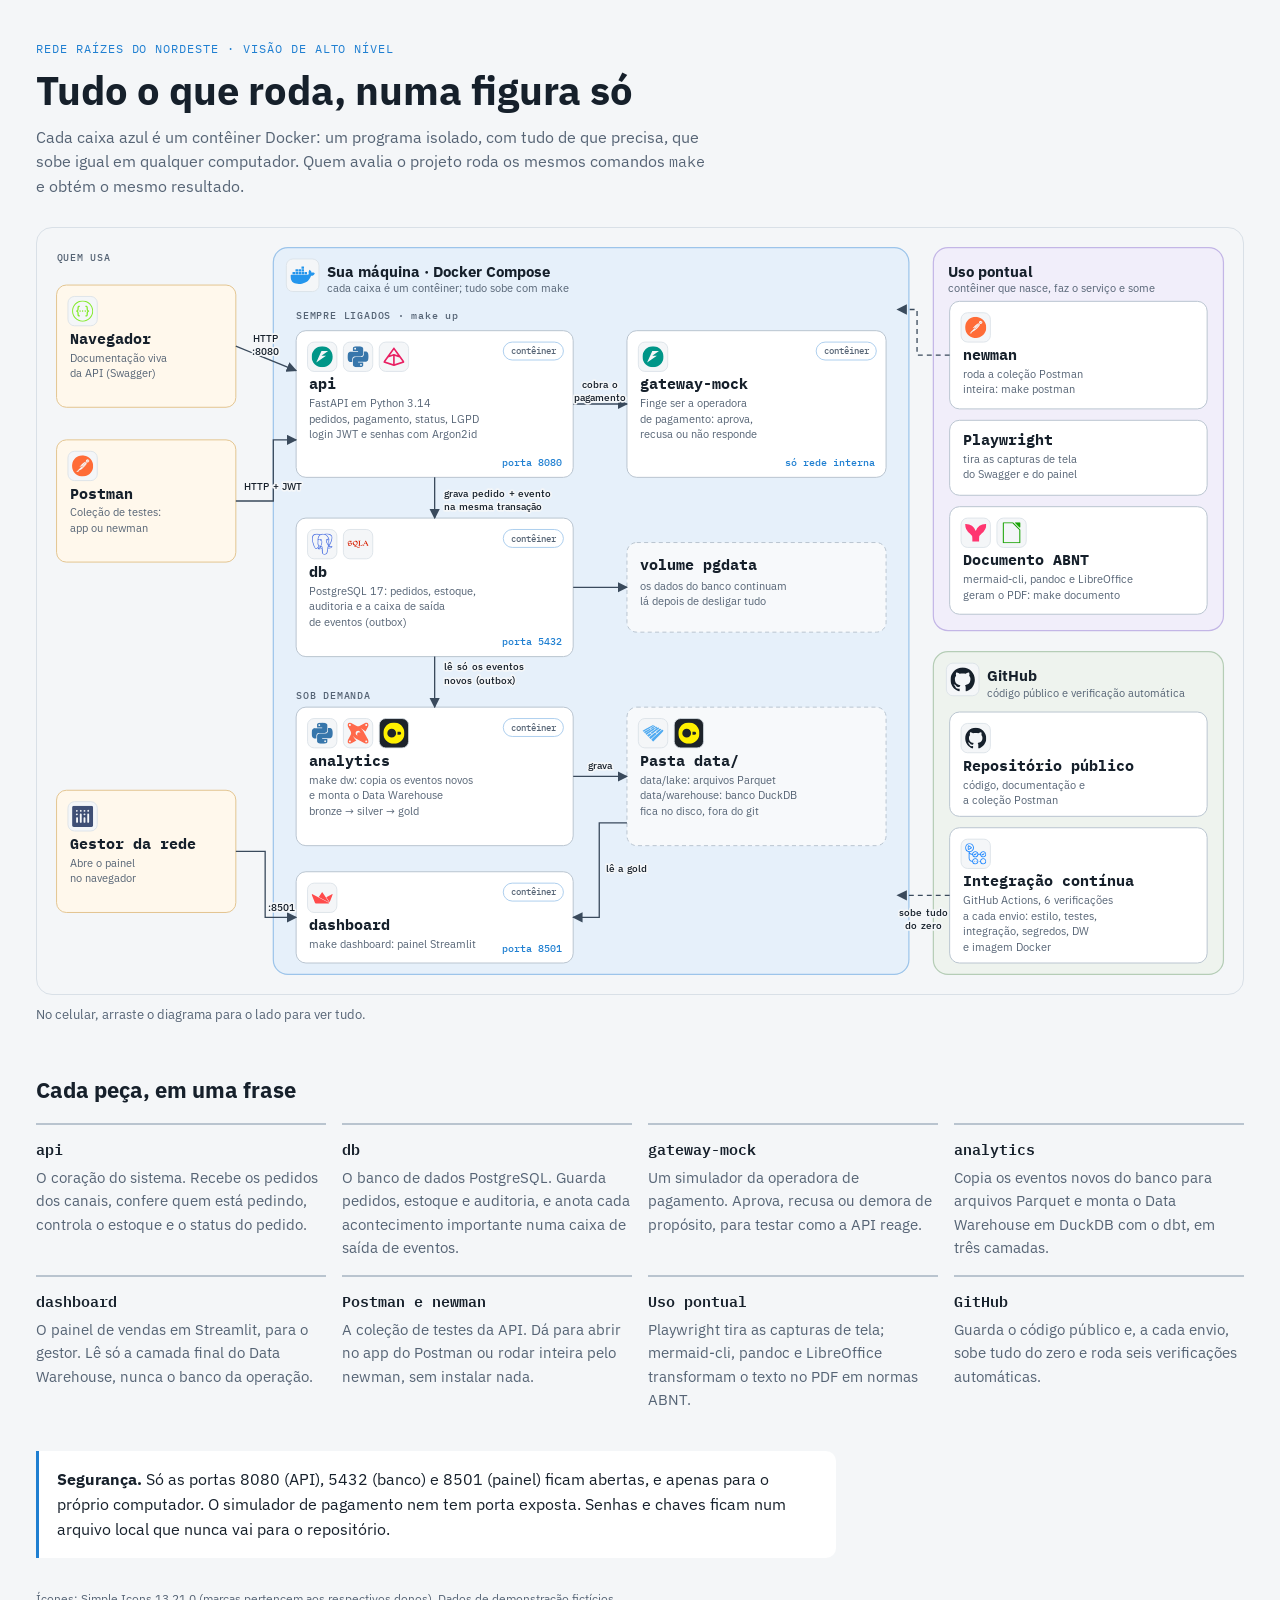
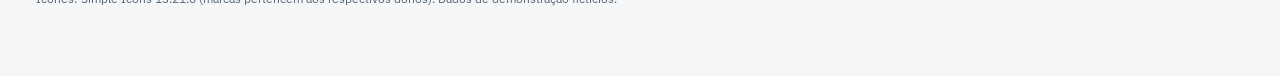
<file: docs/arquitetura/hld/arquitetura-hld.html>
<!doctype html>
<html lang="pt-BR">
<head>
<meta charset="utf-8">
<meta name="viewport" content="width=device-width, initial-scale=1">
<title>Arquitetura Raízes do Nordeste</title>
<link rel="preconnect" href="https://fonts.googleapis.com">
<link rel="stylesheet" href="https://fonts.googleapis.com/css2?family=IBM+Plex+Sans:wght@400;500;600;700&family=IBM+Plex+Mono:wght@400;500&display=swap">
<style>
/* Layout: título curto, o diagrama como peça central (rola na horizontal no celular) e,
   abaixo, um glossário em linguagem simples, peça por peça. Visual de planta técnica. */
:root {
  --bg: #f4f6f8;
  --fg: #16202b;
  --muted: #566475;
  --caixa: #ffffff;
  --zona: #e6f0fa;
  --zona-borda: #9cc4ea;
  --zona-2: #f1eefa;
  --zona-2-borda: #c3b6e6;
  --zona-3: #eef3ee;
  --zona-3-borda: #b5cdb6;
  --linha: #b9c4cf;
  --linha-suave: #d9e0e7;
  --chip: #f4f6f8;
  --chip-escuro: #1d232a;
  --seta: #3a4a5c;
  --acento: #1f7fd1;
  --ator: #fff8ec;
  --ator-borda: #e3c48f;
  --volume: #f7f9fb;
  --f-texto: "IBM Plex Sans", "Segoe UI", system-ui, sans-serif;
  --f-mono: "IBM Plex Mono", ui-monospace, "SFMono-Regular", Menlo, monospace;
}
@media (prefers-color-scheme: dark) {
  :root:not([data-theme="light"]) {
    --bg: #0f151c; --fg: #e6edf3; --muted: #9aa8b7; --caixa: #17212b;
    --zona: #12253a; --zona-borda: #2f5f8f; --zona-2: #1f1a33; --zona-2-borda: #54478a;
    --zona-3: #15231a; --zona-3-borda: #3f6a48; --linha: #3b4a5a; --linha-suave: #2a3644;
    --chip: #0f151c; --chip-escuro: #000000; --seta: #b8c6d4; --acento: #5aa9ec;
    --ator: #2a2216; --ator-borda: #8a6a33; --volume: #131c25;
    color-scheme: dark;
  }
}
:root[data-theme="dark"] {
  --bg: #0f151c; --fg: #e6edf3; --muted: #9aa8b7; --caixa: #17212b;
  --zona: #12253a; --zona-borda: #2f5f8f; --zona-2: #1f1a33; --zona-2-borda: #54478a;
  --zona-3: #15231a; --zona-3-borda: #3f6a48; --linha: #3b4a5a; --linha-suave: #2a3644;
  --chip: #0f151c; --chip-escuro: #000000; --seta: #b8c6d4; --acento: #5aa9ec;
  --ator: #2a2216; --ator-borda: #8a6a33; --volume: #131c25;
  color-scheme: dark;
}
* { box-sizing: border-box; }
body { margin: 0; background: var(--bg); color: var(--fg); font-family: var(--f-texto); font-size: 16px; line-height: 1.55; }
.pagina { max-width: 1240px; margin: 0 auto; padding-block: 40px 56px;
  padding-left: max(16px, env(safe-area-inset-left, 0px)); padding-right: max(16px, env(safe-area-inset-right, 0px)); }
.sobretitulo { font-family: var(--f-mono); font-size: 12px; letter-spacing: .08em; text-transform: uppercase; color: var(--acento); margin: 0 0 8px; }
h1 { font-size: clamp(28px, 4vw, 40px); line-height: 1.15; margin: 0 0 12px; text-wrap: balance; font-weight: 700; }
.lead { max-width: 68ch; color: var(--muted); margin: 0 0 28px; }
.quadro { overflow-x: auto; border: 1px solid var(--linha-suave); border-radius: 16px; background: var(--bg); }
.diagrama { display: block; width: 100%; min-width: 1080px; height: auto; }
.caixa { fill: var(--caixa); stroke: var(--linha); stroke-width: 1.2; }
.ator .caixa { fill: var(--ator); stroke: var(--ator-borda); }
.volume .caixa { fill: var(--volume); stroke-dasharray: 5 4; }
.zona { fill: var(--zona); stroke: var(--zona-borda); stroke-width: 1.5; }
.zona-2 { fill: var(--zona-2); stroke: var(--zona-2-borda); }
.zona-3 { fill: var(--zona-3); stroke: var(--zona-3-borda); }
.t-zona { font: 700 19px var(--f-texto); fill: var(--fg); }
.t-zona-sub { font: 400 13px var(--f-texto); fill: var(--muted); }
.t-faixa { font: 500 12px var(--f-mono); letter-spacing: .08em; fill: var(--muted); }
.t-titulo { font: 700 18px var(--f-mono); fill: var(--fg); }
.t-linha { font: 400 14px var(--f-texto); fill: var(--muted); }
.t-porta { font: 500 12px var(--f-mono); fill: var(--acento); }
.pilula { fill: none; stroke: var(--zona-borda); }
.t-pilula { font: 500 11px var(--f-mono); fill: var(--muted); }
.seta { fill: none; stroke: var(--seta); stroke-width: 1.6; }
.tracejada { stroke-dasharray: 6 5; }
.t-seta { font: 500 12px var(--f-texto); word-spacing: 2px; fill: var(--fg); paint-order: stroke; stroke: var(--bg); stroke-width: 4px; stroke-linejoin: round; }
.dica { font-size: 13px; color: var(--muted); margin: 10px 0 0; }
h2 { font-size: 22px; margin: 48px 0 16px; }
.grade { display: grid; grid-template-columns: repeat(auto-fit, minmax(260px, 1fr)); gap: 16px; }
.item { min-width: 0; border-top: 2px solid var(--linha); padding-top: 12px; }
.item h3 { margin: 0 0 4px; font: 600 15px var(--f-mono); }
.item p { margin: 0; color: var(--muted); font-size: 15px; }
.nota { margin-top: 40px; padding: 16px 18px; border-left: 3px solid var(--acento); background: var(--caixa); border-radius: 0 10px 10px 0; max-width: 80ch; }
.nota p { margin: 0; }
.rodape { margin-top: 32px; font-size: 12px; color: var(--muted); }
code { font-family: var(--f-mono); font-size: .92em; }
</style>
</head>
<body>
<main class="pagina">
  <p class="sobretitulo">Rede Raízes do Nordeste · visão de alto nível</p>
  <h1>Tudo o que roda, numa figura só</h1>
  <p class="lead">Cada caixa azul é um contêiner Docker: um programa isolado, com tudo de que precisa, que sobe igual em qualquer computador. Quem avalia o projeto roda os mesmos comandos <code>make</code> e obtém o mesmo resultado.</p>

  <div class="quadro"><svg viewBox="0 0 1480 940" role="img" aria-labelledby="t-svg d-svg" class="diagrama">
<title id="t-svg">Arquitetura do projeto Raízes do Nordeste</title>
<desc id="d-svg">Usuários acessam a API em contêiner Docker, que usa o PostgreSQL e um gateway de pagamento simulado; um contêiner de análise copia os eventos para um Data Warehouse em DuckDB, lido por um painel Streamlit; ferramentas pontuais rodam testes e geram o documento; o GitHub guarda o código e roda a integração contínua.</desc>
<defs>
<symbol id="i-apacheparquet" viewBox="0 0 24 24"><path d="M10.953 20.391c-.95-1.013-.978-1.057-.807-1.248.27-.304 11.811-10.868 11.977-10.964.143-.083 1.558.6 1.867.902.119.115-.8 1.098-5.817 6.218-3.277 3.345-6.021 6.095-6.097 6.112-.076.016-.582-.442-1.123-1.02zM8.333 17.7c-.511-.515-.835-.92-.803-1.003.058-.152 6.693-5.515 6.817-5.51.153.005 1.714 1.191 1.714 1.302 0 .116-6.67 6.073-6.8 6.073-.038 0-.456-.388-.928-.862zM5.91 15.227c-.4-.448-.652-.81-.598-.86.28-.26 3.164-2.26 3.26-2.26.154.002 1.547 1.196 1.547 1.327 0 .161-3.124 2.566-3.334 2.566-.1 0-.494-.348-.875-.773zm-1.988-2.04c-.574-.58-.642-.69-.512-.81.187-.174 9.357-6.094 9.545-6.162.146-.053 1.417.716 1.417.858 0 .102-9.401 6.685-9.63 6.744-.091.023-.435-.241-.82-.63zm6.117-.935c-.379-.314-.687-.626-.684-.692.002-.066.337-.354.743-.64.406-.285 2.227-1.587 4.046-2.894 1.82-1.307 3.383-2.376 3.474-2.376.245 0 1.485.717 1.445.835-.057.173-8.012 6.336-8.179 6.337-.086 0-.467-.256-.845-.57zm-7.963-.923c-.452-.478-.518-.593-.4-.701.103-.093 5.783-3.449 6.47-3.821.114-.062 1.318.807 1.28.922-.05.15-6.456 4.172-6.645 4.172-.09 0-.408-.257-.705-.572Zm13.735.038c-.416-.298-.772-.59-.792-.65-.028-.083 3.74-3.215 4.595-3.818.166-.118.297-.079 1.01.301.45.24.818.485.817.545-.002.152-4.487 4.098-4.7 4.135-.096.016-.515-.214-.93-.513zM.547 9.707 0 9.156l.243-.158c.133-.086 2.841-1.563 6.018-3.282l5.775-3.126.553.27c.303.15.552.322.552.384 0 .084-11.875 7.018-12.02 7.018-.015 0-.274-.249-.574-.553zm8.88-2.79c-.269-.2-.487-.418-.487-.483s1.083-.755 2.406-1.534l2.405-1.417.617.33c.34.18.617.363.617.406 0 .122-4.715 3.07-4.904 3.067-.092-.001-.387-.167-.655-.368Zm4.816-.612c-.325-.2-.589-.418-.588-.484.002-.112 1.64-1.209 1.909-1.279.123-.032 1.226.55 1.315.694.027.044-.031.15-.128.237-.333.296-1.7 1.202-1.81 1.199-.06-.002-.374-.167-.698-.367z"/></symbol>
<symbol id="i-dbt" viewBox="0 0 24 24"><path d="M17.9004 9.3763a8.1488 8.1488 0 0 0-3.0421-3.1206l1.7708.8385a10.2874 10.2874 0 0 1 3.74 3.0007l3.234-5.9295a2.8546 2.8546 0 0 0-.0611-2.9604C22.7566.0371 21.2112-.3409 19.9754.3327l-5.8749 3.2101a4.3612 4.3612 0 0 1-4.1761 0L4.1769.408a2.8545 2.8545 0 0 0-2.9592.0632c-1.1673.7853-1.5452 2.33-.8723 3.5655L3.55 9.9106a4.3612 4.3612 0 0 1 0 4.1772l-3.1272 5.743a2.86 2.86 0 0 0 .085 2.9974c.794 1.1438 2.3225 1.5054 3.5448.8385l6.0581-3.3049a10.2877 10.2877 0 0 1-3.0051-3.7454l-.8374-1.7708a8.148 8.148 0 0 0 3.1206 3.0421l10.5832 5.779c1.2213.666 2.7481.3055 3.5426-.8363a2.8699 2.8699 0 0 0 .0796-3.0018L17.9004 9.3763zm3.3801-7.7351c.6022 0 1.0904.4882 1.0904 1.0904s-.4882 1.0904-1.0904 1.0904-1.0904-.4882-1.0904-1.0904.4882-1.0904 1.0904-1.0904zM2.7442 3.822c-.6022 0-1.0904-.4882-1.0904-1.0904s.4882-1.0904 1.0904-1.0904 1.0904.4882 1.0904 1.0904S3.3464 3.822 2.7442 3.822zm0 18.5363c-.6022 0-1.0904-.4882-1.0904-1.0904 0-.6022.4882-1.0904 1.0904-1.0904s1.0904.4882 1.0904 1.0904c0 .6022-.4882 1.0904-1.0904 1.0904zm10.3585-11.4489c-1.2008-.0035-2.177.9672-2.1805 2.1679a2.1738 2.1738 0 0 0 .7052 1.6091c-1.4872-.2091-2.5234-1.5843-2.3142-3.0716.2091-1.4872 1.5843-2.5234 3.0716-2.3142a2.7194 2.7194 0 0 1 2.3142 2.3142 2.1623 2.1623 0 0 0-1.5963-.7054zm8.1778 11.4489c-.6022 0-1.0904-.4882-1.0904-1.0904 0-.6022.4882-1.0904 1.0904-1.0904s1.0904.4882 1.0904 1.0904c0 .6022-.4882 1.0904-1.0904 1.0904z"/></symbol>
<symbol id="i-docker" viewBox="0 0 24 24"><path d="M13.983 11.078h2.119a.186.186 0 00.186-.185V9.006a.186.186 0 00-.186-.186h-2.119a.185.185 0 00-.185.185v1.888c0 .102.083.185.185.185m-2.954-5.43h2.118a.186.186 0 00.186-.186V3.574a.186.186 0 00-.186-.185h-2.118a.185.185 0 00-.185.185v1.888c0 .102.082.185.185.185m0 2.716h2.118a.187.187 0 00.186-.186V6.29a.186.186 0 00-.186-.185h-2.118a.185.185 0 00-.185.185v1.887c0 .102.082.185.185.186m-2.93 0h2.12a.186.186 0 00.184-.186V6.29a.185.185 0 00-.185-.185H8.1a.185.185 0 00-.185.185v1.887c0 .102.083.185.185.186m-2.964 0h2.119a.186.186 0 00.185-.186V6.29a.185.185 0 00-.185-.185H5.136a.186.186 0 00-.186.185v1.887c0 .102.084.185.186.186m5.893 2.715h2.118a.186.186 0 00.186-.185V9.006a.186.186 0 00-.186-.186h-2.118a.185.185 0 00-.185.185v1.888c0 .102.082.185.185.185m-2.93 0h2.12a.185.185 0 00.184-.185V9.006a.185.185 0 00-.184-.186h-2.12a.185.185 0 00-.184.185v1.888c0 .102.083.185.185.185m-2.964 0h2.119a.185.185 0 00.185-.185V9.006a.185.185 0 00-.184-.186h-2.12a.186.186 0 00-.186.186v1.887c0 .102.084.185.186.185m-2.92 0h2.12a.185.185 0 00.184-.185V9.006a.185.185 0 00-.184-.186h-2.12a.185.185 0 00-.184.185v1.888c0 .102.082.185.185.185M23.763 9.89c-.065-.051-.672-.51-1.954-.51-.338.001-.676.03-1.01.087-.248-1.7-1.653-2.53-1.716-2.566l-.344-.199-.226.327c-.284.438-.49.922-.612 1.43-.23.97-.09 1.882.403 2.661-.595.332-1.55.413-1.744.42H.751a.751.751 0 00-.75.748 11.376 11.376 0 00.692 4.062c.545 1.428 1.355 2.48 2.41 3.124 1.18.723 3.1 1.137 5.275 1.137.983.003 1.963-.086 2.93-.266a12.248 12.248 0 003.823-1.389c.98-.567 1.86-1.288 2.61-2.136 1.252-1.418 1.998-2.997 2.553-4.4h.221c1.372 0 2.215-.549 2.68-1.009.309-.293.55-.65.707-1.046l.098-.288Z"/></symbol>
<symbol id="i-duckdb" viewBox="0 0 24 24"><path d="M12 0C5.363 0 0 5.363 0 12s5.363 12 12 12 12-5.363 12-12S18.637 0 12 0zM9.502 7.03a4.974 4.974 0 0 1 4.97 4.97 4.974 4.974 0 0 1-4.97 4.97A4.974 4.974 0 0 1 4.532 12a4.974 4.974 0 0 1 4.97-4.97zm6.563 3.183h2.351c.98 0 1.787.782 1.787 1.762s-.807 1.789-1.787 1.789h-2.351v-3.551z"/></symbol>
<symbol id="i-fastapi" viewBox="0 0 24 24"><path d="M12 .0387C5.3729.0384.0003 5.3931 0 11.9988c-.001 6.6066 5.372 11.9628 12 11.9625 6.628.0003 12.001-5.3559 12-11.9625-.0003-6.6057-5.3729-11.9604-12-11.96m-.829 5.4153h7.55l-7.5805 5.3284h5.1828L5.279 18.5436q2.9466-6.5444 5.892-13.0896"/></symbol>
<symbol id="i-github" viewBox="0 0 24 24"><path d="M12 .297c-6.63 0-12 5.373-12 12 0 5.303 3.438 9.8 8.205 11.385.6.113.82-.258.82-.577 0-.285-.01-1.04-.015-2.04-3.338.724-4.042-1.61-4.042-1.61C4.422 18.07 3.633 17.7 3.633 17.7c-1.087-.744.084-.729.084-.729 1.205.084 1.838 1.236 1.838 1.236 1.07 1.835 2.809 1.305 3.495.998.108-.776.417-1.305.76-1.605-2.665-.3-5.466-1.332-5.466-5.93 0-1.31.465-2.38 1.235-3.22-.135-.303-.54-1.523.105-3.176 0 0 1.005-.322 3.3 1.23.96-.267 1.98-.399 3-.405 1.02.006 2.04.138 3 .405 2.28-1.552 3.285-1.23 3.285-1.23.645 1.653.24 2.873.12 3.176.765.84 1.23 1.91 1.23 3.22 0 4.61-2.805 5.625-5.475 5.92.42.36.81 1.096.81 2.22 0 1.606-.015 2.896-.015 3.286 0 .315.21.69.825.57C20.565 22.092 24 17.592 24 12.297c0-6.627-5.373-12-12-12"/></symbol>
<symbol id="i-githubactions" viewBox="0 0 24 24"><path d="M10.984 13.836a.5.5 0 0 1-.353-.146l-.745-.743a.5.5 0 1 1 .706-.708l.392.391 1.181-1.18a.5.5 0 0 1 .708.707l-1.535 1.533a.504.504 0 0 1-.354.146zm9.353-.147l1.534-1.532a.5.5 0 0 0-.707-.707l-1.181 1.18-.392-.391a.5.5 0 1 0-.706.708l.746.743a.497.497 0 0 0 .706-.001zM4.527 7.452l2.557-1.585A1 1 0 0 0 7.09 4.17L4.533 2.56A1 1 0 0 0 3 3.406v3.196a1.001 1.001 0 0 0 1.527.85zm2.03-2.436L4 6.602V3.406l2.557 1.61zM24 12.5c0 1.93-1.57 3.5-3.5 3.5a3.503 3.503 0 0 1-3.46-3h-2.08a3.503 3.503 0 0 1-3.46 3 3.502 3.502 0 0 1-3.46-3h-.558c-.972 0-1.85-.399-2.482-1.042V17c0 1.654 1.346 3 3 3h.04c.244-1.693 1.7-3 3.46-3 1.93 0 3.5 1.57 3.5 3.5S13.43 24 11.5 24a3.502 3.502 0 0 1-3.46-3H8c-2.206 0-4-1.794-4-4V9.899A5.008 5.008 0 0 1 0 5c0-2.757 2.243-5 5-5s5 2.243 5 5a5.005 5.005 0 0 1-4.952 4.998A2.482 2.482 0 0 0 7.482 12h.558c.244-1.693 1.7-3 3.46-3a3.502 3.502 0 0 1 3.46 3h2.08a3.503 3.503 0 0 1 3.46-3c1.93 0 3.5 1.57 3.5 3.5zm-15 8c0 1.378 1.122 2.5 2.5 2.5s2.5-1.122 2.5-2.5-1.122-2.5-2.5-2.5S9 19.122 9 20.5zM5 9c2.206 0 4-1.794 4-4S7.206 1 5 1 1 2.794 1 5s1.794 4 4 4zm9 3.5c0-1.378-1.122-2.5-2.5-2.5S9 11.122 9 12.5s1.122 2.5 2.5 2.5 2.5-1.122 2.5-2.5zm9 0c0-1.378-1.122-2.5-2.5-2.5S18 11.122 18 12.5s1.122 2.5 2.5 2.5 2.5-1.122 2.5-2.5zm-13 8a.5.5 0 1 0 1 0 .5.5 0 0 0-1 0zm2 0a.5.5 0 1 0 1 0 .5.5 0 0 0-1 0zm12 0c0 1.93-1.57 3.5-3.5 3.5a3.503 3.503 0 0 1-3.46-3.002c-.007.001-.013.005-.021.005l-.506.017h-.017a.5.5 0 0 1-.016-.999l.506-.017c.018-.002.035.006.052.007A3.503 3.503 0 0 1 20.5 17c1.93 0 3.5 1.57 3.5 3.5zm-1 0c0-1.378-1.122-2.5-2.5-2.5S18 19.122 18 20.5s1.122 2.5 2.5 2.5 2.5-1.122 2.5-2.5z"/></symbol>
<symbol id="i-libreoffice" viewBox="0 0 24 24"><path d="M16.365 0a.597.597 0 00-.555.352.582.582 0 00.128.635l4.985 4.996a.605.605 0 00.635.133.59.59 0 00.363-.53V.577A.605.605 0 0021.335 0zM2.661 0a.59.59 0 00-.582.59v22.82a.59.59 0 00.582.59h18.67a.59.59 0 00.59-.59V8.716a.59.59 0 00-.17-.42L13.674.182a.59.59 0 00-.42-.181zm.59 1.184h9.754l7.733 7.77v13.863H3.251z"/></symbol>
<symbol id="i-mermaid" viewBox="0 0 24 24"><path d="M23.99 2.115A12.223 12.223 0 0 0 12 10.149 12.223 12.223 0 0 0 .01 2.115a12.23 12.23 0 0 0 5.32 10.604 6.562 6.562 0 0 1 2.845 5.423v3.754h7.65v-3.754a6.561 6.561 0 0 1 2.844-5.423 12.223 12.223 0 0 0 5.32-10.604Z"/></symbol>
<symbol id="i-plotly" viewBox="0 0 24 24"><path d="M2.021 0C.967 0 .111.883.111 1.973v20.054c0 1.09.857 1.973 1.91 1.973H21.98c1.054 0 1.91-.884 1.91-1.973V1.973C23.89.883 23.034 0 21.98 0H2.02zM10.1 4.648a.72.72 0 0 1 .304.127 1.196 1.196 0 0 1 .356.373.212.212 0 0 1 .084.163c.165.388.135.857-.149 1.203-.19.232-.429.305-.648.263a.241.241 0 0 1-.096.04c-.41.13-.884-.218-.994-.663-.065-.26-.087-.674.076-.908a.367.367 0 0 1 .082-.086.917.917 0 0 1 .05-.264c.077-.214.256-.214.425-.148a.542.542 0 0 1 .09-.006 1.938 1.938 0 0 1 .158.008.277.277 0 0 1 .262-.102zm8.43 0c.098.012.204.06.304.127a1.196 1.196 0 0 1 .355.373.212.212 0 0 1 .084.163c.166.388.136.857-.148 1.203-.19.232-.43.305-.648.263a.241.241 0 0 1-.096.04c-.41.13-.885-.218-.994-.663-.065-.26-.087-.674.076-.908a.367.367 0 0 1 .082-.086.91.91 0 0 1 .049-.264c.077-.214.256-.214.424-.148a.57.57 0 0 1 .091-.006 1.938 1.938 0 0 1 .159.008.277.277 0 0 1 .261-.102zm-13.159.16c.224-.013.461.063.649.198a1.069 1.069 0 0 1 .23.223 1.518 1.518 0 0 1 .059.039c.341.244.312.679.074.992l-.004.008a.91.91 0 0 1-.897.558c-.302-.008-.611-.084-.82-.271-.2-.143-.34-.356-.332-.627a.131.131 0 0 1 .092-.127 1.042 1.042 0 0 1 .342-.6.704.704 0 0 1 .607-.393zm8.682.003c.224-.014.461.06.648.195a1.069 1.069 0 0 1 .229.224 1.518 1.518 0 0 1 .058.04c.342.244.315.679.076.992l-.005.006a.907.907 0 0 1-.895.558c-.302-.008-.614-.084-.822-.271a.73.73 0 0 1-.33-.627.131.131 0 0 1 .092-.125 1.04 1.04 0 0 1 .34-.6.705.705 0 0 1 .61-.393zm-8.282.496a.563.563 0 0 1 .034.04l.011.005a.126.126 0 0 1 .088.076.596.596 0 0 1 .225.125.659.659 0 0 0-.078-.135 1.161 1.161 0 0 0-.28-.111zm8.68 0a.563.563 0 0 1 .033.04l.012.005c.039.007.07.038.088.076a.596.596 0 0 1 .225.125.659.659 0 0 0-.079-.135 1.153 1.153 0 0 0-.279-.111zm-4.553.119a1.912 1.912 0 0 0-.005.295c.075-.042.081-.17.064-.262a.322.322 0 0 0-.059-.033zm8.428 0a1.943 1.943 0 0 0-.004.295c.076-.042.08-.17.063-.262l-.02-.014a.303.303 0 0 0-.039-.02zM5.55 5.65l-.086.028.01.04c.057-.032.133-.028.175.028a.435.435 0 0 0-.003-.057.335.335 0 0 1-.075-.023c-.008-.004-.014-.01-.021-.016zm8.68 0l-.086.028.011.04c.057-.032.134-.028.176.028a.435.435 0 0 0-.004-.057.335.335 0 0 1-.074-.023.153.153 0 0 1-.023-.016zm-9.032.088c.003.017.005.036.01.053a.888.888 0 0 0 .023.078c-.026-.029-.038-.073-.033-.13zm8.68.002a.866.866 0 0 0 .033.13c-.026-.029-.038-.072-.033-.13zm-3.18.02l-.011.017a.38.38 0 0 1-.13.237.183.183 0 0 0-.001.006.119.119 0 0 1-.04.119.9.9 0 0 1-.029.064 1.862 1.862 0 0 1-.148.285.572.572 0 0 0 .217-.205c.1-.156.147-.34.142-.523zm8.43 0l-.012.017a.378.378 0 0 1-.129.237c0 .001 0 .004-.002.006.013.043-.005.088-.039.119a1.163 1.163 0 0 1-.029.064 1.862 1.862 0 0 1-.148.285.566.566 0 0 0 .216-.205c.1-.156.148-.34.143-.523zm-9.961.039a1.314 1.314 0 0 0 .004.133c.017.185.078.383.219.513a.59.59 0 0 0 .086.067 1.038 1.038 0 0 1-.143-.278 2.565 2.565 0 0 1-.166-.435zm8.43 0a1.314 1.314 0 0 0 .004.133c.017.185.078.383.218.513a.59.59 0 0 0 .086.067 1.054 1.054 0 0 1-.142-.278 2.522 2.522 0 0 1-.166-.435zm-11.67.146a.434.434 0 0 1-.028.065l.036.068a.238.238 0 0 0-.008-.133zm8.681 0a.51.51 0 0 1-.029.065l.035.068a.241.241 0 0 0-.006-.133zm-9.09.41a.61.61 0 0 1-.18.038l-.013.015a.532.532 0 0 0 .229-.013.495.495 0 0 1-.035-.04zm8.68 0a.61.61 0 0 1-.18.038l-.013.015a.532.532 0 0 0 .228-.013.625.625 0 0 1-.035-.04zm-4.308 2.3a1.061 1.061 0 0 1 1.052 1.072v8.58c0 .592-.47 1.072-1.052 1.072-.583 0-1.055-.48-1.055-1.072v-8.58c0-.592.472-1.072 1.055-1.073zm8.431 0a1.062 1.062 0 0 1 1.053 1.072v8.58c0 .592-.47 1.072-1.053 1.072-.582 0-1.054-.48-1.054-1.072v-8.58c0-.592.472-1.072 1.054-1.073zm-12.95.105c.224-.013.461.06.649.195a1.075 1.075 0 0 1 .23.225 1.871 1.871 0 0 1 .059.039c.341.244.312.679.074.992l-.004.006a.91.91 0 0 1-.897.558c-.302-.007-.611-.083-.82-.271-.2-.142-.34-.354-.332-.625a.131.131 0 0 1 .092-.127 1.042 1.042 0 0 1 .342-.6.701.701 0 0 1 .607-.393zm8.682 0c.224-.013.461.06.648.195a1.075 1.075 0 0 1 .229.225 1.871 1.871 0 0 1 .058.039c.342.244.315.679.076.992l-.005.006a.907.907 0 0 1-.895.558c-.302-.007-.614-.083-.822-.271a.727.727 0 0 1-.33-.625.131.131 0 0 1 .092-.127 1.04 1.04 0 0 1 .34-.6.705.705 0 0 1 .61-.393zm-8.282.496a.567.567 0 0 1 .034.043l.011.002a.126.126 0 0 1 .088.076.599.599 0 0 1 .225.125.659.659 0 0 0-.078-.133 1.21 1.21 0 0 0-.28-.113zm8.68 0a.567.567 0 0 1 .033.043l.012.002c.039.007.07.038.088.076a.599.599 0 0 1 .225.125.659.659 0 0 0-.079-.133 1.2 1.2 0 0 0-.279-.113zM5.55 9.6l-.086.027.01.041c.057-.032.133-.029.175.027a.437.437 0 0 0-.003-.054.323.323 0 0 1-.075-.026c-.008-.004-.014-.01-.021-.015zm8.68 0l-.086.027.011.041c.057-.032.134-.029.176.027a.437.437 0 0 0-.004-.054.323.323 0 0 1-.074-.026.153.153 0 0 1-.023-.015zm-9.032.09a.575.575 0 0 0 .032.123.164.164 0 0 1-.032-.124zm8.68 0a.575.575 0 0 0 .031.123.169.169 0 0 1-.031-.124zm-7.951.206a.419.419 0 0 1-.028.063 18.358 18.358 0 0 1 .036.07.237.237 0 0 0-.008-.133zm8.681 0a.419.419 0 0 1-.029.063 18.358 18.358 0 0 1 .035.07.241.241 0 0 0-.006-.133zm-9.09.409a.627.627 0 0 1-.18.037v.002l-.013.015a.548.548 0 0 0 .229-.015.61.61 0 0 1-.035-.04zm8.68 0a.627.627 0 0 1-.18.037v.002l-.013.015a.548.548 0 0 0 .228-.015l-.035-.04zm-8.525 2.64c.582 0 1.053.48 1.053 1.073v4.289c0 .592-.47 1.072-1.053 1.072-.582 0-1.055-.48-1.055-1.072v-4.29c0-.592.473-1.072 1.055-1.072zm8.432 0c.581 0 1.054.48 1.054 1.073v4.289c0 .592-.473 1.072-1.054 1.072-.583 0-1.053-.48-1.053-1.072v-4.29c0-.592.47-1.072 1.053-1.072Z"/></symbol>
<symbol id="i-postgresql" viewBox="0 0 24 24"><path d="M23.5594 14.7228a.5269.5269 0 0 0-.0563-.1191c-.139-.2632-.4768-.3418-1.0074-.2321-1.6533.3411-2.2935.1312-2.5256-.0191 1.342-2.0482 2.445-4.522 3.0411-6.8297.2714-1.0507.7982-3.5237.1222-4.7316a1.5641 1.5641 0 0 0-.1509-.235C21.6931.9086 19.8007.0248 17.5099.0005c-1.4947-.0158-2.7705.3461-3.1161.4794a9.449 9.449 0 0 0-.5159-.0816 8.044 8.044 0 0 0-1.3114-.1278c-1.1822-.0184-2.2038.2642-3.0498.8406-.8573-.3211-4.7888-1.645-7.2219.0788C.9359 2.1526.3086 3.8733.4302 6.3043c.0409.818.5069 3.334 1.2423 5.7436.4598 1.5065.9387 2.7019 1.4334 3.582.553.9942 1.1259 1.5933 1.7143 1.7895.4474.1491 1.1327.1441 1.8581-.7279.8012-.9635 1.5903-1.8258 1.9446-2.2069.4351.2355.9064.3625 1.39.3772a.0569.0569 0 0 0 .0004.0041 11.0312 11.0312 0 0 0-.2472.3054c-.3389.4302-.4094.5197-1.5002.7443-.3102.064-1.1344.2339-1.1464.8115-.0025.1224.0329.2309.0919.3268.2269.4231.9216.6097 1.015.6331 1.3345.3335 2.5044.092 3.3714-.6787-.017 2.231.0775 4.4174.3454 5.0874.2212.5529.7618 1.9045 2.4692 1.9043.2505 0 .5263-.0291.8296-.0941 1.7819-.3821 2.5557-1.1696 2.855-2.9059.1503-.8707.4016-2.8753.5388-4.1012.0169-.0703.0357-.1207.057-.1362.0007-.0005.0697-.0471.4272.0307a.3673.3673 0 0 0 .0443.0068l.2539.0223.0149.001c.8468.0384 1.9114-.1426 2.5312-.4308.6438-.2988 1.8057-1.0323 1.5951-1.6698zM2.371 11.8765c-.7435-2.4358-1.1779-4.8851-1.2123-5.5719-.1086-2.1714.4171-3.6829 1.5623-4.4927 1.8367-1.2986 4.8398-.5408 6.108-.13-.0032.0032-.0066.0061-.0098.0094-2.0238 2.044-1.9758 5.536-1.9708 5.7495-.0002.0823.0066.1989.0162.3593.0348.5873.0996 1.6804-.0735 2.9184-.1609 1.1504.1937 2.2764.9728 3.0892.0806.0841.1648.1631.2518.2374-.3468.3714-1.1004 1.1926-1.9025 2.1576-.5677.6825-.9597.5517-1.0886.5087-.3919-.1307-.813-.5871-1.2381-1.3223-.4796-.839-.9635-2.0317-1.4155-3.5126zm6.0072 5.0871c-.1711-.0428-.3271-.1132-.4322-.1772.0889-.0394.2374-.0902.4833-.1409 1.2833-.2641 1.4815-.4506 1.9143-1.0002.0992-.126.2116-.2687.3673-.4426a.3549.3549 0 0 0 .0737-.1298c.1708-.1513.2724-.1099.4369-.0417.156.0646.3078.26.3695.4752.0291.1016.0619.2945-.0452.4444-.9043 1.2658-2.2216 1.2494-3.1676 1.0128zm2.094-3.988-.0525.141c-.133.3566-.2567.6881-.3334 1.003-.6674-.0021-1.3168-.2872-1.8105-.8024-.6279-.6551-.9131-1.5664-.7825-2.5004.1828-1.3079.1153-2.4468.079-3.0586-.005-.0857-.0095-.1607-.0122-.2199.2957-.2621 1.6659-.9962 2.6429-.7724.4459.1022.7176.4057.8305.928.5846 2.7038.0774 3.8307-.3302 4.7363-.084.1866-.1633.3629-.2311.5454zm7.3637 4.5725c-.0169.1768-.0358.376-.0618.5959l-.146.4383a.3547.3547 0 0 0-.0182.1077c-.0059.4747-.054.6489-.115.8693-.0634.2292-.1353.4891-.1794 1.0575-.11 1.4143-.8782 2.2267-2.4172 2.5565-1.5155.3251-1.7843-.4968-2.0212-1.2217a6.5824 6.5824 0 0 0-.0769-.2266c-.2154-.5858-.1911-1.4119-.1574-2.5551.0165-.5612-.0249-1.9013-.3302-2.6462.0044-.2932.0106-.5909.019-.8918a.3529.3529 0 0 0-.0153-.1126 1.4927 1.4927 0 0 0-.0439-.208c-.1226-.4283-.4213-.7866-.7797-.9351-.1424-.059-.4038-.1672-.7178-.0869.067-.276.1831-.5875.309-.9249l.0529-.142c.0595-.16.134-.3257.213-.5012.4265-.9476 1.0106-2.2453.3766-5.1772-.2374-1.0981-1.0304-1.6343-2.2324-1.5098-.7207.0746-1.3799.3654-1.7088.5321a5.6716 5.6716 0 0 0-.1958.1041c.0918-1.1064.4386-3.1741 1.7357-4.4823a4.0306 4.0306 0 0 1 .3033-.276.3532.3532 0 0 0 .1447-.0644c.7524-.5706 1.6945-.8506 2.802-.8325.4091.0067.8017.0339 1.1742.081 1.939.3544 3.2439 1.4468 4.0359 2.3827.8143.9623 1.2552 1.9315 1.4312 2.4543-1.3232-.1346-2.2234.1268-2.6797.779-.9926 1.4189.543 4.1729 1.2811 5.4964.1353.2426.2522.4522.2889.5413.2403.5825.5515.9713.7787 1.2552.0696.087.1372.1714.1885.245-.4008.1155-1.1208.3825-1.0552 1.717-.0123.1563-.0423.4469-.0834.8148-.0461.2077-.0702.4603-.0994.7662zm.8905-1.6211c-.0405-.8316.2691-.9185.5967-1.0105a2.8566 2.8566 0 0 0 .135-.0406 1.202 1.202 0 0 0 .1342.103c.5703.3765 1.5823.4213 3.0068.1344-.2016.1769-.5189.3994-.9533.6011-.4098.1903-1.0957.333-1.7473.3636-.7197.0336-1.0859-.0807-1.1721-.151zm.5695-9.2712c-.0059.3508-.0542.6692-.1054 1.0017-.055.3576-.112.7274-.1264 1.1762-.0142.4368.0404.8909.0932 1.3301.1066.887.216 1.8003-.2075 2.7014a3.5272 3.5272 0 0 1-.1876-.3856c-.0527-.1276-.1669-.3326-.3251-.6162-.6156-1.1041-2.0574-3.6896-1.3193-4.7446.3795-.5427 1.3408-.5661 2.1781-.463zm.2284 7.0137a12.3762 12.3762 0 0 0-.0853-.1074l-.0355-.0444c.7262-1.1995.5842-2.3862.4578-3.4385-.0519-.4318-.1009-.8396-.0885-1.2226.0129-.4061.0666-.7543.1185-1.0911.0639-.415.1288-.8443.1109-1.3505.0134-.0531.0188-.1158.0118-.1902-.0457-.4855-.5999-1.938-1.7294-3.253-.6076-.7073-1.4896-1.4972-2.6889-2.0395.5251-.1066 1.2328-.2035 2.0244-.1859 2.0515.0456 3.6746.8135 4.8242 2.2824a.908.908 0 0 1 .0667.1002c.7231 1.3556-.2762 6.2751-2.9867 10.5405zm-8.8166-6.1162c-.025.1794-.3089.4225-.6211.4225a.5821.5821 0 0 1-.0809-.0056c-.1873-.026-.3765-.144-.5059-.3156-.0458-.0605-.1203-.178-.1055-.2844.0055-.0401.0261-.0985.0925-.1488.1182-.0894.3518-.1226.6096-.0867.3163.0441.6426.1938.6113.4186zm7.9305-.4114c.0111.0792-.049.201-.1531.3102-.0683.0717-.212.1961-.4079.2232a.5456.5456 0 0 1-.075.0052c-.2935 0-.5414-.2344-.5607-.3717-.024-.1765.2641-.3106.5611-.352.297-.0414.6111.0088.6356.1851z"/></symbol>
<symbol id="i-postman" viewBox="0 0 24 24"><path d="M13.527.099C6.955-.744.942 3.9.099 10.473c-.843 6.572 3.8 12.584 10.373 13.428 6.573.843 12.587-3.801 13.428-10.374C24.744 6.955 20.101.943 13.527.099zm2.471 7.485a.855.855 0 0 0-.593.25l-4.453 4.453-.307-.307-.643-.643c4.389-4.376 5.18-4.418 5.996-3.753zm-4.863 4.861l4.44-4.44a.62.62 0 1 1 .847.903l-4.699 4.125-.588-.588zm.33.694l-1.1.238a.06.06 0 0 1-.067-.032.06.06 0 0 1 .01-.073l.645-.645.512.512zm-2.803-.459l1.172-1.172.879.878-1.979.426a.074.074 0 0 1-.085-.039.072.072 0 0 1 .013-.093zm-3.646 6.058a.076.076 0 0 1-.069-.083.077.077 0 0 1 .022-.046h.002l.946-.946 1.222 1.222-2.123-.147zm2.425-1.256a.228.228 0 0 0-.117.256l.203.865a.125.125 0 0 1-.211.117h-.003l-.934-.934-.294-.295 3.762-3.758 1.82-.393.874.874c-1.255 1.102-2.971 2.201-5.1 3.268zm5.279-3.428h-.002l-.839-.839 4.699-4.125a.952.952 0 0 0 .119-.127c-.148 1.345-2.029 3.245-3.977 5.091zm3.657-6.46l-.003-.002a1.822 1.822 0 0 1 2.459-2.684l-1.61 1.613a.119.119 0 0 0 0 .169l1.247 1.247a1.817 1.817 0 0 1-2.093-.343zm2.578 0a1.714 1.714 0 0 1-.271.218h-.001l-1.207-1.207 1.533-1.533c.661.72.637 1.832-.054 2.522zM18.855 6.05a.143.143 0 0 0-.053.157.416.416 0 0 1-.053.45.14.14 0 0 0 .023.197.141.141 0 0 0 .084.03.14.14 0 0 0 .106-.05.691.691 0 0 0 .087-.751.138.138 0 0 0-.194-.033z"/></symbol>
<symbol id="i-pydantic" viewBox="0 0 24 24"><path d="m23.826 17.316-4.23-5.866-6.847-9.496c-.348-.48-1.151-.48-1.497 0l-6.845 9.494-4.233 5.868a.925.925 0 0 0 .46 1.417l11.078 3.626h.002a.92.92 0 0 0 .572 0h.002l11.077-3.626c.28-.092.5-.31.59-.592a.916.916 0 0 0-.13-.825h.002ZM12.001 4.07l4.44 6.158-4.152-1.36c-.032-.01-.066-.008-.098-.016a.8.8 0 0 0-.096-.016c-.032-.004-.062-.016-.094-.016s-.062.012-.094.016a.74.74 0 0 0-.096.016c-.032.006-.066.006-.096.016L7.59 10.221l-.026.008 4.44-6.158h-.002Zm-6.273 8.7 4.834-1.583.516-.168v9.19L2.41 17.372l3.317-4.6Zm7.197 7.437V11.02l5.35 1.752 3.316 4.598-8.666 2.838Z"/></symbol>
<symbol id="i-python" viewBox="0 0 24 24"><path d="M14.25.18l.9.2.73.26.59.3.45.32.34.34.25.34.16.33.1.3.04.26.02.2-.01.13V8.5l-.05.63-.13.55-.21.46-.26.38-.3.31-.33.25-.35.19-.35.14-.33.1-.3.07-.26.04-.21.02H8.77l-.69.05-.59.14-.5.22-.41.27-.33.32-.27.35-.2.36-.15.37-.1.35-.07.32-.04.27-.02.21v3.06H3.17l-.21-.03-.28-.07-.32-.12-.35-.18-.36-.26-.36-.36-.35-.46-.32-.59-.28-.73-.21-.88-.14-1.05-.05-1.23.06-1.22.16-1.04.24-.87.32-.71.36-.57.4-.44.42-.33.42-.24.4-.16.36-.1.32-.05.24-.01h.16l.06.01h8.16v-.83H6.18l-.01-2.75-.02-.37.05-.34.11-.31.17-.28.25-.26.31-.23.38-.2.44-.18.51-.15.58-.12.64-.1.71-.06.77-.04.84-.02 1.27.05zm-6.3 1.98l-.23.33-.08.41.08.41.23.34.33.22.41.09.41-.09.33-.22.23-.34.08-.41-.08-.41-.23-.33-.33-.22-.41-.09-.41.09zm13.09 3.95l.28.06.32.12.35.18.36.27.36.35.35.47.32.59.28.73.21.88.14 1.04.05 1.23-.06 1.23-.16 1.04-.24.86-.32.71-.36.57-.4.45-.42.33-.42.24-.4.16-.36.09-.32.05-.24.02-.16-.01h-8.22v.82h5.84l.01 2.76.02.36-.05.34-.11.31-.17.29-.25.25-.31.24-.38.2-.44.17-.51.15-.58.13-.64.09-.71.07-.77.04-.84.01-1.27-.04-1.07-.14-.9-.2-.73-.25-.59-.3-.45-.33-.34-.34-.25-.34-.16-.33-.1-.3-.04-.25-.02-.2.01-.13v-5.34l.05-.64.13-.54.21-.46.26-.38.3-.32.33-.24.35-.2.35-.14.33-.1.3-.06.26-.04.21-.02.13-.01h5.84l.69-.05.59-.14.5-.21.41-.28.33-.32.27-.35.2-.36.15-.36.1-.35.07-.32.04-.28.02-.21V6.07h2.09l.14.01zm-6.47 14.25l-.23.33-.08.41.08.41.23.33.33.23.41.08.41-.08.33-.23.23-.33.08-.41-.08-.41-.23-.33-.33-.23-.41-.08-.41.08z"/></symbol>
<symbol id="i-sqlalchemy" viewBox="0 0 24 24"><path d="M11.8 15.955a44.068 44.068 0 0 1-1.673-.691c-1.736-.757-1.981-.772-2.499-.143-.119.146-.25.236-.287.2-.111-.111.219-.644.617-.993.325-.285.433-.325.791-.285.228.025.985.29 1.682.586 1.573.669 2.034.811 2.635.811.731 0 1.106-.512.876-1.192-.057-.171-.04-.228.074-.228.213 0 .322.797.168 1.255a1.617 1.617 0 0 1-.424.614c-.251.211-.41.257-.879.254a3.853 3.853 0 0 1-1.082-.188h.001Zm.301-2.225c0-.048.179-.134.401-.188l.401-.099.086-1.446c.094-1.599.025-3.172-.148-3.383-.063-.074-.253-.165-.427-.205-.705-.156-.236-.264 1.133-.264 1.368 0 1.803.099 1.152.264-.561.14-.564.148-.564 2.43 0 1.266.046 2.22.111 2.342.092.171.228.207.752.207 1.081 0 1.453-.255 1.747-1.203.088-.284.315-.233.236.054-.037.134-.097.54-.134.91l-.068.669H14.44c-1.286 0-2.339-.04-2.339-.088Zm5.312-.068c0-.086.083-.171.219-.236.183-.086.302-.265.734-1.11.686-1.337 1.767-3.634 1.87-3.978.079-.262.097-.276.392-.31.171-.02.313-.031.316-.025l.527 1.152c.284.628.856 1.824 1.271 2.654.695 1.397.772 1.523 1.005 1.636.142.069.253.174.253.237 0 .099-.122.111-1.175.111-1.056 0-1.175-.012-1.175-.114 0-.068.091-.142.236-.191.134-.043.236-.122.236-.182 0-.057-.139-.432-.31-.834l-.31-.731h-2.35l-.225.495c-.421.928-.43 1.147-.037 1.252.196.054.25.097.227.185-.025.103-.127.117-.867.117-.794.006-.837 0-.837-.128Zm-15.652.025a10.933 10.933 0 0 1-.808-.196l-.549-.154.282-.518.281-.518-.227-.281c-.322-.399-.737-1.272-.74-1.554-.003-.657.851-1.61 1.898-2.122.72-.353 1.291-.362 2.009-.026l.54.253.157-.224c.085-.123.156-.285.156-.356 0-.071.071-.134.157-.134.085 0 .156.023.156.048 0 .063-.629 1.651-.669 1.691-.017.016-.187-.063-.381-.177-.546-.321-1.232-.535-1.764-.549-1.238-.031-1.667 1.178-.794 2.236l.308.373.839-.68c.942-.76 1.05-.777 1.784-.27.825.569.839 1.434.042 2.339-.705.805-1.431 1.027-2.677.819Zm5.984-.165c-.646-.301-1.229-.876-1.565-1.547-.538-1.076-.373-1.765.646-2.695.856-.782 1.556-1.087 2.498-1.087.68 0 .825.037 1.266.307 1.044.646 1.303 1.878.675 3.221-.737 1.577-2.294 2.37-3.52 1.801Zm-3.872-.702c.409-.322.381-.917-.063-1.389-.558-.592-.731-.566-1.713.253-.976.814-.982.783.185 1.155.771.251 1.255.242 1.591-.019Zm6.034-.046c.484-.239.817-1.343.68-2.259-.17-1.13-1.698-1.901-2.819-1.423-1.153.493-1.17 1.804-.037 2.985.791.828 1.471 1.044 2.176.697Zm11.359-1.414c.04-.071-.845-2.003-.928-2.023-.06-.017-.976 1.872-.976 2.014 0 .072 1.861.08 1.904.009Z"/></symbol>
<symbol id="i-streamlit" viewBox="0 0 24 24"><path d="M16.673 11.32l6.862-3.618c.233-.136.554.12.442.387L20.463 17.1zm-8.556-.229l3.473-5.187c.203-.328.578-.316.793-.028l7.886 11.75zm-3.375 7.25c-.28 0-.835-.284-.993-.716l-3.72-9.46c-.118-.331.139-.614.48-.464l19.474 10.306c-.149.147-.453.337-.72.334z"/></symbol>
<symbol id="i-swagger" viewBox="0 0 24 24"><path d="M12 0C5.383 0 0 5.383 0 12s5.383 12 12 12c6.616 0 12-5.383 12-12S18.616 0 12 0zm0 1.144c5.995 0 10.856 4.86 10.856 10.856 0 5.995-4.86 10.856-10.856 10.856-5.996 0-10.856-4.86-10.856-10.856C1.144 6.004 6.004 1.144 12 1.144zM8.37 5.868a6.707 6.707 0 0 0-.423.005c-.983.056-1.573.517-1.735 1.472-.115.665-.096 1.348-.143 2.017-.013.35-.05.697-.115 1.038-.134.609-.397.798-1.016.83a2.65 2.65 0 0 0-.244.042v1.463c1.126.055 1.278.452 1.37 1.629.033.429-.013.858.015 1.287.018.406.073.808.156 1.2.259 1.075 1.307 1.435 2.575 1.218v-1.283c-.203 0-.383.005-.558 0-.43-.013-.591-.12-.632-.535-.056-.535-.042-1.08-.075-1.62-.064-1.001-.175-1.988-1.153-2.625.503-.37.868-.812.983-1.398.083-.41.134-.821.166-1.237.028-.415-.023-.84.014-1.25.06-.665.102-.937.9-.91.12 0 .235-.017.369-.027v-1.31c-.16 0-.31-.004-.454-.006zm7.593.009a4.247 4.247 0 0 0-.813.06v1.274c.245 0 .434 0 .623.005.328.004.577.13.61.494.032.332.031.669.064 1.006.065.669.101 1.347.217 2.007.102.544.475.95.941 1.283-.817.549-1.057 1.333-1.098 2.215-.023.604-.037 1.213-.069 1.822-.028.554-.222.734-.78.748-.157.004-.31.018-.484.028v1.305c.327 0 .627.019.927 0 .932-.055 1.495-.507 1.68-1.412.078-.498.124-1 .138-1.504.032-.461.028-.927.074-1.384.069-.715.397-1.01 1.112-1.057a.972.972 0 0 0 .199-.046v-1.463c-.12-.014-.204-.027-.291-.032-.536-.023-.804-.203-.937-.71a5.146 5.146 0 0 1-.152-.993c-.037-.618-.033-1.241-.074-1.86-.08-1.192-.794-1.753-1.887-1.786zm-6.89 5.28a.844.844 0 0 0-.083 1.684h.055a.83.83 0 0 0 .877-.78v-.046a.845.845 0 0 0-.83-.858zm2.911 0a.808.808 0 0 0-.834.78c0 .027 0 .05.004.078 0 .503.342.826.859.826.507 0 .826-.332.826-.853-.005-.503-.342-.836-.855-.831zm2.963 0a.861.861 0 0 0-.876.835c0 .47.378.849.849.849h.009c.425.074.853-.337.881-.83.023-.457-.392-.854-.863-.854z"/></symbol>
<marker id="ponta" viewBox="0 0 10 10" refX="9" refY="5" markerWidth="8" markerHeight="8" orient="auto-start-reverse"><path d="M0,0 L10,5 L0,10 z" fill="var(--seta)"/></marker>
<marker id="ponta-ini" viewBox="0 0 10 10" refX="1" refY="5" markerWidth="8" markerHeight="8" orient="auto-start-reverse"><path d="M0,0 L10,5 L0,10 z" fill="var(--seta)"/></marker>
</defs>
<text x="24" y="40" class="t-faixa">QUEM USA</text>
<g class="no ator">
<rect x="24" y="70" width="220" height="150" rx="12" class="caixa"/>
<rect x="38" y="84" width="36" height="36" rx="8" fill="var(--chip)" stroke="var(--linha-suave)"/><use href="#i-swagger" x="43" y="89" width="26" height="26" fill="#85EA2D"/>
<text x="40" y="142" class="t-titulo">Navegador</text>
<text x="40" y="164" class="t-linha">Documentação viva</text>
<text x="40" y="183" class="t-linha">da API (Swagger)</text>
</g>
<g class="no ator">
<rect x="24" y="260" width="220" height="150" rx="12" class="caixa"/>
<rect x="38" y="274" width="36" height="36" rx="8" fill="var(--chip)" stroke="var(--linha-suave)"/><use href="#i-postman" x="43" y="279" width="26" height="26" fill="#FF6C37"/>
<text x="40" y="332" class="t-titulo">Postman</text>
<text x="40" y="354" class="t-linha">Coleção de testes:</text>
<text x="40" y="373" class="t-linha">app ou newman</text>
</g>
<g class="no ator">
<rect x="24" y="690" width="220" height="150" rx="12" class="caixa"/>
<rect x="38" y="704" width="36" height="36" rx="8" fill="var(--chip)" stroke="var(--linha-suave)"/><use href="#i-plotly" x="43" y="709" width="26" height="26" fill="#3F4F75"/>
<text x="40" y="762" class="t-titulo">Gestor da rede</text>
<text x="40" y="784" class="t-linha">Abre o painel</text>
<text x="40" y="803" class="t-linha">no navegador</text>
</g>
<rect x="290" y="24" width="780" height="892" rx="18" class="zona"/>
<rect x="306" y="38" width="40" height="40" rx="8" fill="var(--chip)" stroke="var(--linha-suave)"/><use href="#i-docker" x="311" y="43" width="30" height="30" fill="#2496ED"/>
<text x="356" y="60" class="t-zona">Sua máquina · Docker Compose</text>
<text x="356" y="79" class="t-zona-sub">cada caixa é um contêiner; tudo sobe com make</text>
<text x="318" y="112" class="t-faixa">SEMPRE LIGADOS · make up</text>
<g class="no">
<rect x="318" y="126" width="340" height="180" rx="12" class="caixa"/>
<rect x="332" y="140" width="36" height="36" rx="8" fill="var(--chip)" stroke="var(--linha-suave)"/><use href="#i-fastapi" x="337" y="145" width="26" height="26" fill="#009688"/>
<rect x="376" y="140" width="36" height="36" rx="8" fill="var(--chip)" stroke="var(--linha-suave)"/><use href="#i-python" x="381" y="145" width="26" height="26" fill="#3776AB"/>
<rect x="420" y="140" width="36" height="36" rx="8" fill="var(--chip)" stroke="var(--linha-suave)"/><use href="#i-pydantic" x="425" y="145" width="26" height="26" fill="#E92063"/>
<text x="334" y="198" class="t-titulo">api</text>
<text x="334" y="220" class="t-linha">FastAPI em Python 3.14</text>
<text x="334" y="239" class="t-linha">pedidos, pagamento, status, LGPD</text>
<text x="334" y="258" class="t-linha">login JWT e senhas com Argon2id</text>
<rect x="572.2" y="140" width="73.8" height="22" rx="11" class="pilula"/>
<text x="609.1" y="155" class="t-pilula" text-anchor="middle">contêiner</text>
<text x="644" y="292" class="t-porta" text-anchor="end">porta 8080</text>
</g>
<g class="no">
<rect x="724" y="126" width="318" height="180" rx="12" class="caixa"/>
<rect x="738" y="140" width="36" height="36" rx="8" fill="var(--chip)" stroke="var(--linha-suave)"/><use href="#i-fastapi" x="743" y="145" width="26" height="26" fill="#009688"/>
<text x="740" y="198" class="t-titulo">gateway-mock</text>
<text x="740" y="220" class="t-linha">Finge ser a operadora</text>
<text x="740" y="239" class="t-linha">de pagamento: aprova,</text>
<text x="740" y="258" class="t-linha">recusa ou não responde</text>
<rect x="956.2" y="140" width="73.8" height="22" rx="11" class="pilula"/>
<text x="993.1" y="155" class="t-pilula" text-anchor="middle">contêiner</text>
<text x="1028" y="292" class="t-porta" text-anchor="end">só rede interna</text>
</g>
<g class="no">
<rect x="318" y="356" width="340" height="170" rx="12" class="caixa"/>
<rect x="332" y="370" width="36" height="36" rx="8" fill="var(--chip)" stroke="var(--linha-suave)"/><use href="#i-postgresql" x="337" y="375" width="26" height="26" fill="#4169E1"/>
<rect x="376" y="370" width="36" height="36" rx="8" fill="var(--chip)" stroke="var(--linha-suave)"/><use href="#i-sqlalchemy" x="381" y="375" width="26" height="26" fill="#D71F00"/>
<text x="334" y="428" class="t-titulo">db</text>
<text x="334" y="450" class="t-linha">PostgreSQL 17: pedidos, estoque,</text>
<text x="334" y="469" class="t-linha">auditoria e a caixa de saída</text>
<text x="334" y="488" class="t-linha">de eventos (outbox)</text>
<rect x="572.2" y="370" width="73.8" height="22" rx="11" class="pilula"/>
<text x="609.1" y="385" class="t-pilula" text-anchor="middle">contêiner</text>
<text x="644" y="512" class="t-porta" text-anchor="end">porta 5432</text>
</g>
<g class="no volume"><rect x="724" y="386" width="318" height="110" rx="12" class="caixa"/><text x="740" y="420" class="t-titulo">volume pgdata</text><text x="740" y="444" class="t-linha">os dados do banco continuam</text><text x="740" y="463" class="t-linha">lá depois de desligar tudo</text></g>
<text x="318" y="578" class="t-faixa">SOB DEMANDA</text>
<g class="no">
<rect x="318" y="588" width="340" height="170" rx="12" class="caixa"/>
<rect x="332" y="602" width="36" height="36" rx="8" fill="var(--chip)" stroke="var(--linha-suave)"/><use href="#i-python" x="337" y="607" width="26" height="26" fill="#3776AB"/>
<rect x="376" y="602" width="36" height="36" rx="8" fill="var(--chip)" stroke="var(--linha-suave)"/><use href="#i-dbt" x="381" y="607" width="26" height="26" fill="#FF694B"/>
<rect x="420" y="602" width="36" height="36" rx="8" fill="var(--chip-escuro)" stroke="var(--linha-suave)"/><use href="#i-duckdb" x="425" y="607" width="26" height="26" fill="#FFF000"/>
<text x="334" y="660" class="t-titulo">analytics</text>
<text x="334" y="682" class="t-linha">make dw: copia os eventos novos</text>
<text x="334" y="701" class="t-linha">e monta o Data Warehouse</text>
<text x="334" y="720" class="t-linha">bronze → silver → gold</text>
<rect x="572.2" y="602" width="73.8" height="22" rx="11" class="pilula"/>
<text x="609.1" y="617" class="t-pilula" text-anchor="middle">contêiner</text>
</g>
<g class="no">
<rect x="318" y="790" width="340" height="112" rx="12" class="caixa"/>
<rect x="332" y="804" width="36" height="36" rx="8" fill="var(--chip)" stroke="var(--linha-suave)"/><use href="#i-streamlit" x="337" y="809" width="26" height="26" fill="#FF4B4B"/>
<text x="334" y="862" class="t-titulo">dashboard</text>
<text x="334" y="884" class="t-linha">make dashboard: painel Streamlit</text>
<rect x="572.2" y="804" width="73.8" height="22" rx="11" class="pilula"/>
<text x="609.1" y="819" class="t-pilula" text-anchor="middle">contêiner</text>
<text x="644" y="888" class="t-porta" text-anchor="end">porta 8501</text>
</g>
<g class="no volume">
<rect x="724" y="588" width="318" height="170" rx="12" class="caixa"/>
<rect x="738" y="602" width="36" height="36" rx="8" fill="var(--chip)" stroke="var(--linha-suave)"/><use href="#i-apacheparquet" x="743" y="607" width="26" height="26" fill="#50ABF1"/>
<rect x="782" y="602" width="36" height="36" rx="8" fill="var(--chip-escuro)" stroke="var(--linha-suave)"/><use href="#i-duckdb" x="787" y="607" width="26" height="26" fill="#FFF000"/>
<text x="740" y="660" class="t-titulo">Pasta data/</text>
<text x="740" y="682" class="t-linha">data/lake: arquivos Parquet</text>
<text x="740" y="701" class="t-linha">data/warehouse: banco DuckDB</text>
<text x="740" y="720" class="t-linha">fica no disco, fora do git</text>
</g>
<rect x="1100" y="24" width="356" height="470" rx="18" class="zona zona-2"/>
<text x="1118" y="60" class="t-zona">Uso pontual</text>
<text x="1118" y="79" class="t-zona-sub">contêiner que nasce, faz o serviço e some</text>
<g class="no">
<rect x="1120" y="90" width="316" height="132" rx="12" class="caixa"/>
<rect x="1134" y="104" width="36" height="36" rx="8" fill="var(--chip)" stroke="var(--linha-suave)"/><use href="#i-postman" x="1139" y="109" width="26" height="26" fill="#FF6C37"/>
<text x="1136" y="162" class="t-titulo">newman</text>
<text x="1136" y="184" class="t-linha">roda a coleção Postman</text>
<text x="1136" y="203" class="t-linha">inteira: make postman</text>
</g>
<g class="no">
<rect x="1120" y="236" width="316" height="92" rx="12" class="caixa"/>
<text x="1136" y="266" class="t-titulo">Playwright</text>
<text x="1136" y="288" class="t-linha">tira as capturas de tela</text>
<text x="1136" y="307" class="t-linha">do Swagger e do painel</text>
</g>
<g class="no">
<rect x="1120" y="342" width="316" height="132" rx="12" class="caixa"/>
<rect x="1134" y="356" width="36" height="36" rx="8" fill="var(--chip)" stroke="var(--linha-suave)"/><use href="#i-mermaid" x="1139" y="361" width="26" height="26" fill="#FF3670"/>
<rect x="1178" y="356" width="36" height="36" rx="8" fill="var(--chip)" stroke="var(--linha-suave)"/><use href="#i-libreoffice" x="1183" y="361" width="26" height="26" fill="#18A303"/>
<text x="1136" y="414" class="t-titulo">Documento ABNT</text>
<text x="1136" y="436" class="t-linha">mermaid-cli, pandoc e LibreOffice</text>
<text x="1136" y="455" class="t-linha">geram o PDF: make documento</text>
</g>
<rect x="1100" y="520" width="356" height="396" rx="18" class="zona zona-3"/>
<rect x="1116" y="534" width="40" height="40" rx="8" fill="var(--chip)" stroke="var(--linha-suave)"/><use href="#i-github" x="1121" y="539" width="30" height="30" fill="var(--fg)"/>
<text x="1166" y="556" class="t-zona">GitHub</text>
<text x="1166" y="575" class="t-zona-sub">código público e verificação automática</text>
<g class="no">
<rect x="1120" y="594" width="316" height="128" rx="12" class="caixa"/>
<rect x="1134" y="608" width="36" height="36" rx="8" fill="var(--chip)" stroke="var(--linha-suave)"/><use href="#i-github" x="1139" y="613" width="26" height="26" fill="var(--fg)"/>
<text x="1136" y="666" class="t-titulo">Repositório público</text>
<text x="1136" y="688" class="t-linha">código, documentação e</text>
<text x="1136" y="707" class="t-linha">a coleção Postman</text>
</g>
<g class="no">
<rect x="1120" y="736" width="316" height="166" rx="12" class="caixa"/>
<rect x="1134" y="750" width="36" height="36" rx="8" fill="var(--chip)" stroke="var(--linha-suave)"/><use href="#i-githubactions" x="1139" y="755" width="26" height="26" fill="#2088FF"/>
<text x="1136" y="808" class="t-titulo">Integração contínua</text>
<text x="1136" y="830" class="t-linha">GitHub Actions, 6 verificações</text>
<text x="1136" y="849" class="t-linha">a cada envio: estilo, testes,</text>
<text x="1136" y="868" class="t-linha">integração, segredos, DW</text>
<text x="1136" y="887" class="t-linha">e imagem Docker</text>
</g>
<path d="M244,145 L318,175" class="seta" marker-end="url(#ponta)"/><text x="281" y="140" class="t-seta" text-anchor="middle">HTTP</text><text x="281" y="156" class="t-seta" text-anchor="middle">:8080</text>
<path d="M244,335 L290,335 L290,260 L318,260" class="seta" marker-end="url(#ponta)"/><text x="254" y="322" class="t-seta" text-anchor="start">HTTP + JWT</text>
<path d="M658,216 L724,216" class="seta" marker-end="url(#ponta)"/><text x="691" y="196" class="t-seta" text-anchor="middle">cobra o</text><text x="691" y="212" class="t-seta" text-anchor="middle">pagamento</text>
<path d="M488,306 L488,356" class="seta" marker-end="url(#ponta)"/><text x="500" y="330" class="t-seta" text-anchor="start">grava pedido + evento</text><text x="500" y="346" class="t-seta" text-anchor="start">na mesma transação</text>
<path d="M658,441 L724,441" class="seta" marker-end="url(#ponta)"/>
<path d="M488,526 L488,588" class="seta" marker-end="url(#ponta)"/><text x="500" y="543" class="t-seta" text-anchor="start">lê só os eventos</text><text x="500" y="559" class="t-seta" text-anchor="start">novos (outbox)</text>
<path d="M658,673 L724,673" class="seta" marker-end="url(#ponta)"/><text x="691" y="664" class="t-seta" text-anchor="middle">grava</text>
<path d="M724,730 L690,730 L690,846 L658,846" class="seta" marker-end="url(#ponta)"/><text x="698" y="790" class="t-seta" text-anchor="start">lê a gold</text>
<path d="M244,765 L280,765 L280,846 L318,846" class="seta" marker-end="url(#ponta)"/><text x="300" y="838" class="t-seta" text-anchor="middle">:8501</text>
<path d="M1120,156 L1080,156 L1080,100 L1056,100" class="seta tracejada" marker-end="url(#ponta)"/>
<path d="M1120,819 L1056,819" class="seta tracejada" marker-end="url(#ponta)"/><text x="1088" y="844" class="t-seta" text-anchor="middle">sobe tudo</text><text x="1088" y="860" class="t-seta" text-anchor="middle">do zero</text>
</svg></div>
  <p class="dica">No celular, arraste o diagrama para o lado para ver tudo.</p>

  <h2>Cada peça, em uma frase</h2>
  <div class="grade">
    <div class="item"><h3>api</h3><p>O coração do sistema. Recebe os pedidos dos canais, confere quem está pedindo, controla o estoque e o status do pedido.</p></div>
    <div class="item"><h3>db</h3><p>O banco de dados PostgreSQL. Guarda pedidos, estoque e auditoria, e anota cada acontecimento importante numa caixa de saída de eventos.</p></div>
    <div class="item"><h3>gateway-mock</h3><p>Um simulador da operadora de pagamento. Aprova, recusa ou demora de propósito, para testar como a API reage.</p></div>
    <div class="item"><h3>analytics</h3><p>Copia os eventos novos do banco para arquivos Parquet e monta o Data Warehouse em DuckDB com o dbt, em três camadas.</p></div>
    <div class="item"><h3>dashboard</h3><p>O painel de vendas em Streamlit, para o gestor. Lê só a camada final do Data Warehouse, nunca o banco da operação.</p></div>
    <div class="item"><h3>Postman e newman</h3><p>A coleção de testes da API. Dá para abrir no app do Postman ou rodar inteira pelo newman, sem instalar nada.</p></div>
    <div class="item"><h3>Uso pontual</h3><p>Playwright tira as capturas de tela; mermaid-cli, pandoc e LibreOffice transformam o texto no PDF em normas ABNT.</p></div>
    <div class="item"><h3>GitHub</h3><p>Guarda o código público e, a cada envio, sobe tudo do zero e roda seis verificações automáticas.</p></div>
  </div>

  <div class="nota"><p><strong>Segurança.</strong> Só as portas 8080 (API), 5432 (banco) e 8501 (painel) ficam abertas, e apenas para o próprio computador. O simulador de pagamento nem tem porta exposta. Senhas e chaves ficam num arquivo local que nunca vai para o repositório.</p></div>

  <p class="rodape">Ícones: Simple Icons 13.21.0 (marcas pertencem aos respectivos donos). Dados de demonstração fictícios.</p>
</main>
</body>
</html>
</file>
<file: docs/apresentacao/style.css>
/* Identidade "Nordeste": papel de cordel, xilogravura, chita. */
:root {
  --paper: #f4e9cf;
  --paper-2: #fbf5e4;
  --paper-3: #e8d8b0;
  --ink: #1b1511;
  --urucum: #a8231b;
  --ocre: #c58a14;
  --ocre-t: #7a4f00;
  --anil: #1f3a6e;
  --verde: #2b6637;
  --muted: #4a3f33;
  --titulo: "Alfa Slab One", "Rockwell", "Roboto Slab", Georgia, "Times New Roman", serif;
  --corpo: "Bitter", "Source Serif 4", Georgia, "Times New Roman", serif;
  --mono: "JetBrains Mono", "DejaVu Sans Mono", Consolas, monospace;
}
* { box-sizing: border-box; margin: 0; padding: 0; }
html, body { height: 100%; background: #14100c; overflow: hidden; }
body { font-family: var(--corpo); color: var(--ink); }

#palco {
  position: absolute; left: 50%; top: 50%;
  width: 1920px; height: 1080px;
  transform-origin: 0 0;
  background: var(--paper);
  overflow: hidden;
}
/* textura leve de papel */
#palco::before {
  content: ""; position: absolute; inset: 0; pointer-events: none; z-index: 0;
  background:
    radial-gradient(circle at 20% 15%, rgba(197,138,20,.10), transparent 40%),
    radial-gradient(circle at 85% 80%, rgba(168,35,27,.07), transparent 45%);
}

.slide {
  position: absolute; inset: 0; z-index: 1;
  opacity: 0; visibility: hidden;
  transition: opacity .35s ease, transform .35s ease;
  transform: translateX(24px);
  padding: 0 96px;
}
.slide.ativo { opacity: 1; visibility: visible; transform: none; }
.slide.saindo { transform: translateX(-24px); }

/* cabeçalho */
.cab { position: absolute; left: 96px; right: 96px; top: 52px; height: 130px; }
.kicker {
  font: 700 24px/1 var(--corpo); letter-spacing: .14em; text-transform: uppercase;
  color: var(--urucum);
}
.cab h2 {
  font: 400 62px/1.08 var(--titulo); color: var(--ink); margin-top: 12px; max-width: 1450px;
}
.cab::after {
  content: ""; position: absolute; left: 0; right: 0; bottom: -4px; height: 8px;
  background:
    repeating-linear-gradient(90deg, var(--ink) 0 18px, transparent 18px 24px) center/100% 4px no-repeat;
}
.orn { position: absolute; right: 0; top: -8px; width: 150px; height: 150px; color: var(--ink); }
.corpo { position: absolute; left: 96px; right: 96px; top: 214px; bottom: 76px; font-size: 30px; line-height: 1.38; }

/* rodapé */
#chita { position: absolute; left: 0; right: 0; bottom: 0; height: 30px; z-index: 5;
  background: url(assets/chita.svg) repeat-x 0 0 / 96px 96px; border-top: 4px solid var(--ink); }
#num { position: absolute; right: 40px; bottom: 40px; z-index: 6; font: 700 22px var(--corpo); color: var(--muted); }
#progresso { position: absolute; left: 0; bottom: 34px; height: 6px; background: var(--urucum); z-index: 6; transition: width .3s; }
#nome-rodape { position: absolute; left: 96px; bottom: 40px; z-index: 6; font: 700 20px var(--corpo); letter-spacing: .1em; text-transform: uppercase; color: var(--muted); }

/* texto */
p + p { margin-top: .6em; }
strong { font-weight: 800; }
em { font-style: italic; }
.mono, code { font-family: var(--mono); font-size: .8em; }
code { background: var(--paper-3); padding: 1px 8px; border: 1.5px solid var(--ink); border-radius: 3px; }
.sm { font-size: 24px; line-height: 1.35; }
.xs { font-size: 21px; line-height: 1.3; color: var(--muted); }
.urucum { color: var(--urucum); } .anil { color: var(--anil); } .verde { color: var(--verde); } .ocre { color: var(--ocre-t); }
.centro { text-align: center; }

/* componentes */
.card {
  background: var(--paper-2); border: 3px solid var(--ink); box-shadow: 8px 8px 0 var(--ink);
  padding: 22px 28px;
}
.card h3 { font: 400 32px/1.15 var(--titulo); margin-bottom: 10px; }
.card.urucum-bg { background: var(--urucum); color: #fff; }
.card.anil-bg { background: var(--anil); color: #fff; }
.card.verde-bg { background: var(--verde); color: #fff; }
.card.ink-bg { background: var(--ink); color: var(--paper); box-shadow: 8px 8px 0 var(--urucum); }
.grid { display: grid; gap: 28px; }
.g2 { grid-template-columns: 1fr 1fr; } .g3 { grid-template-columns: repeat(3, 1fr); } .g4 { grid-template-columns: repeat(4, 1fr); }
.row { display: flex; gap: 28px; align-items: stretch; }
.col { display: flex; flex-direction: column; gap: 22px; }
.tag {
  display: inline-block; font: 700 22px/1 var(--corpo); padding: 8px 16px; border: 2.5px solid var(--ink);
  background: var(--paper-2); letter-spacing: .04em;
}
.tag.u { background: var(--urucum); color: #fff; } .tag.a { background: var(--anil); color: #fff; }
.tag.v { background: var(--verde); color: #fff; } .tag.o { background: var(--ocre); color: var(--ink); }
.big { font: 400 120px/1 var(--titulo); }
.big.m { font-size: 84px; }
.lista { list-style: none; }
.lista li { position: relative; padding-left: 46px; margin: 12px 0; }
.lista li::before { content: ""; position: absolute; left: 4px; top: .5em; width: 20px; height: 20px; background: var(--urucum); transform: rotate(45deg); border: 2px solid var(--ink); }
.lista.ok li::before { content: "✓"; background: none; border: 0; transform: none; color: var(--verde); font-weight: 800; font-size: 34px; top: -.12em; left: 2px; width: auto; height: auto; }
.lista.nao li::before { content: "✕"; background: none; border: 0; transform: none; color: var(--urucum); font-weight: 800; font-size: 30px; top: -.05em; left: 2px; width: auto; height: auto; }
.citacao {
  border-left: 10px solid var(--urucum); background: var(--paper-2); padding: 22px 32px; font-size: 32px;
  line-height: 1.4; font-style: italic; border-top: 3px solid var(--ink); border-bottom: 3px solid var(--ink); border-right: 3px solid var(--ink);
}
.citacao small { display: block; font-style: normal; font-size: 22px; color: var(--muted); margin-top: 10px; font-weight: 700; letter-spacing: .08em; text-transform: uppercase; }
pre {
  background: var(--ink); color: #f6ecd2; font: 500 23px/1.5 var(--mono); padding: 22px 28px; border: 3px solid var(--ink);
  box-shadow: 8px 8px 0 var(--ocre); white-space: pre; overflow: hidden;
}
pre .k { color: #f0b84a; } pre .s { color: #9fd6a0; } pre .n { color: #f2917f; }

table { border-collapse: collapse; width: 100%; font-size: 24px; background: var(--paper-2); }
th, td { border: 2px solid var(--ink); padding: 9px 14px; text-align: left; vertical-align: top; }
th { background: var(--ink); color: var(--paper); font-weight: 700; }
td.c, th.c { text-align: center; }

.cena { position: absolute; z-index: 0; color: var(--ink); }
svg { display: block; }

/* diagramas */
svg text { font-family: var(--corpo); fill: var(--ink); }
svg .t-sm { font-size: 22px; } svg .t-md { font-size: 26px; } svg .t-lg { font-size: 30px; font-weight: 800; }
svg .t-w { fill: #fff; }
svg .t-mono { font-family: var(--mono); font-size: 21px; }

/* painel */
.moldura { border: 4px solid var(--ink); box-shadow: 10px 10px 0 var(--ink); background: #fff; }
.moldura img { display: block; width: 100%; height: auto; }

/* capa e encerramento */
.capa { padding: 0; }
.capa .titulo { position: absolute; left: 110px; top: 215px; width: 1100px; }
.capa h1 { font: 400 124px/1.0 var(--titulo); color: var(--ink); }
.capa h1 span { color: var(--urucum); }
.capa .lema { font: italic 700 42px/1.3 var(--corpo); margin-top: 38px; max-width: 1050px; border-left: 10px solid var(--ocre); padding-left: 26px; }
.capa .sub { font: 700 26px/1.4 var(--corpo); letter-spacing: .1em; text-transform: uppercase; color: var(--anil); margin-top: 44px; }
.band { position: absolute; left: 0; right: 0; top: 0; height: 64px; background: url(assets/bandeirinhas.svg) repeat-x 0 8px / 240px 44px; z-index: 2; }

/* notas do apresentador */
#notas {
  position: absolute; left: 60px; right: 60px; bottom: 56px; z-index: 20; display: none;
  background: rgba(27,21,17,.96); color: var(--paper); border: 4px solid var(--ocre);
  padding: 22px 32px; font-size: 27px; line-height: 1.4; max-height: 420px; overflow: auto;
}
body.notas #notas { display: block; }
#notas b { color: var(--ocre); letter-spacing: .1em; text-transform: uppercase; font-size: 20px; display: block; margin-bottom: 6px; }
.slide > .notes { display: none; }
#dica { position: absolute; left: 50%; top: 18px; transform: translateX(-50%); z-index: 30; background: var(--ink); color: var(--paper);
  padding: 8px 22px; font: 700 22px var(--corpo); border: 3px solid var(--ocre); opacity: 0; transition: opacity .3s; }
#dica.on { opacity: 1; }

/* pendências visíveis */
.pendente-faixa {
  position: absolute; right: 96px; top: 186px; z-index: 4; background: var(--urucum); color: #fff;
  font: 800 22px var(--corpo); padding: 6px 18px; border: 3px solid var(--ink); letter-spacing: .06em;
}
.placeholder-painel {
  border: 4px dashed var(--ink); background:
    repeating-linear-gradient(45deg, rgba(27,21,17,.05) 0 14px, transparent 14px 28px), var(--paper-2);
  display: flex; flex-direction: column; align-items: center; justify-content: center; gap: 18px; text-align: center;
}

/* impressão: um slide por página */
@page { size: 1920px 1080px; margin: 0; }
@media print {
  html, body { overflow: visible; height: auto; background: none; }
  #palco { position: static; transform: none !important; width: 1920px; height: auto; overflow: visible; background: none; }
  #palco::before, #notas, #dica, #progresso, #num, #nome-rodape, #chita { display: none !important; }
  .slide {
    position: relative; width: 1920px; height: 1080px; opacity: 1; visibility: visible; transform: none; overflow: hidden;
    page-break-after: always; break-after: page; background: var(--paper);
    -webkit-print-color-adjust: exact; print-color-adjust: exact;
  }
  .slide::after { content: ""; position: absolute; left: 0; right: 0; bottom: 0; height: 30px; border-top: 4px solid var(--ink); background: url(assets/chita.svg) repeat-x 0 0 / 96px 96px; }
}

/* ajustes de leitura */
.sm { font-size: 28px; line-height: 1.38; }
.lista li::before { top: .36em; }
svg .halo text, svg text.halo { paint-order: stroke; stroke: var(--paper); stroke-width: 7px; stroke-linejoin: round; }
.cab h2 { font-size: 56px; max-width: 1560px; }

.corpo.dist { display: flex; flex-direction: column; justify-content: space-between; padding-bottom: 24px; }
.corpo.dist .sm { font-size: 32px; line-height: 1.4; }
.corpo.dist .card { padding: 30px 34px; }
.corpo.dist .card h3 { font-size: 40px; margin-bottom: 14px; }
.corpo.dist .citacao { font-size: 36px; }
.corpo.dist .citacao small { font-size: 23px; }
.corpo.dist .lista li { margin: 18px 0; }

.corpo.dist2 .sm { font-size: 29px; line-height: 1.36; }
.corpo.dist2 .card { padding: 24px 30px; }
.corpo.dist2 .card h3 { font-size: 36px; margin-bottom: 10px; }
</file>
